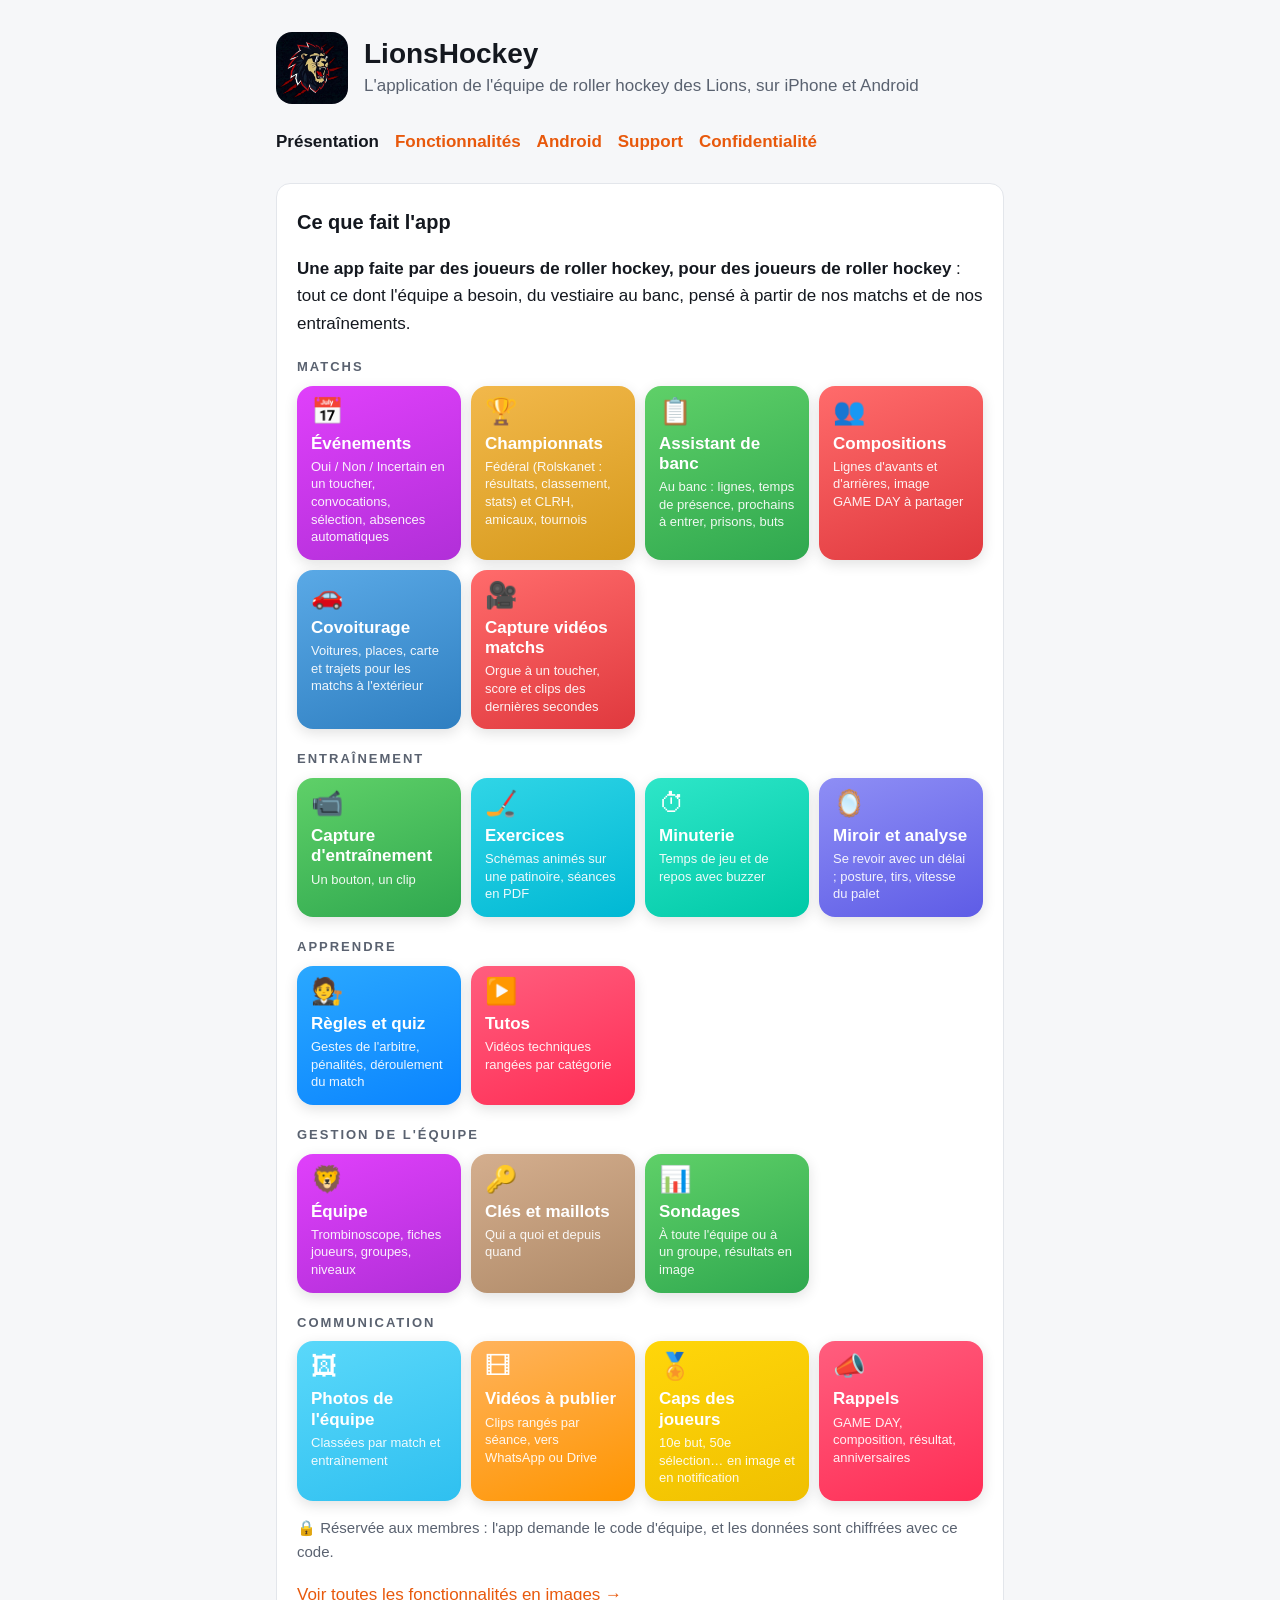
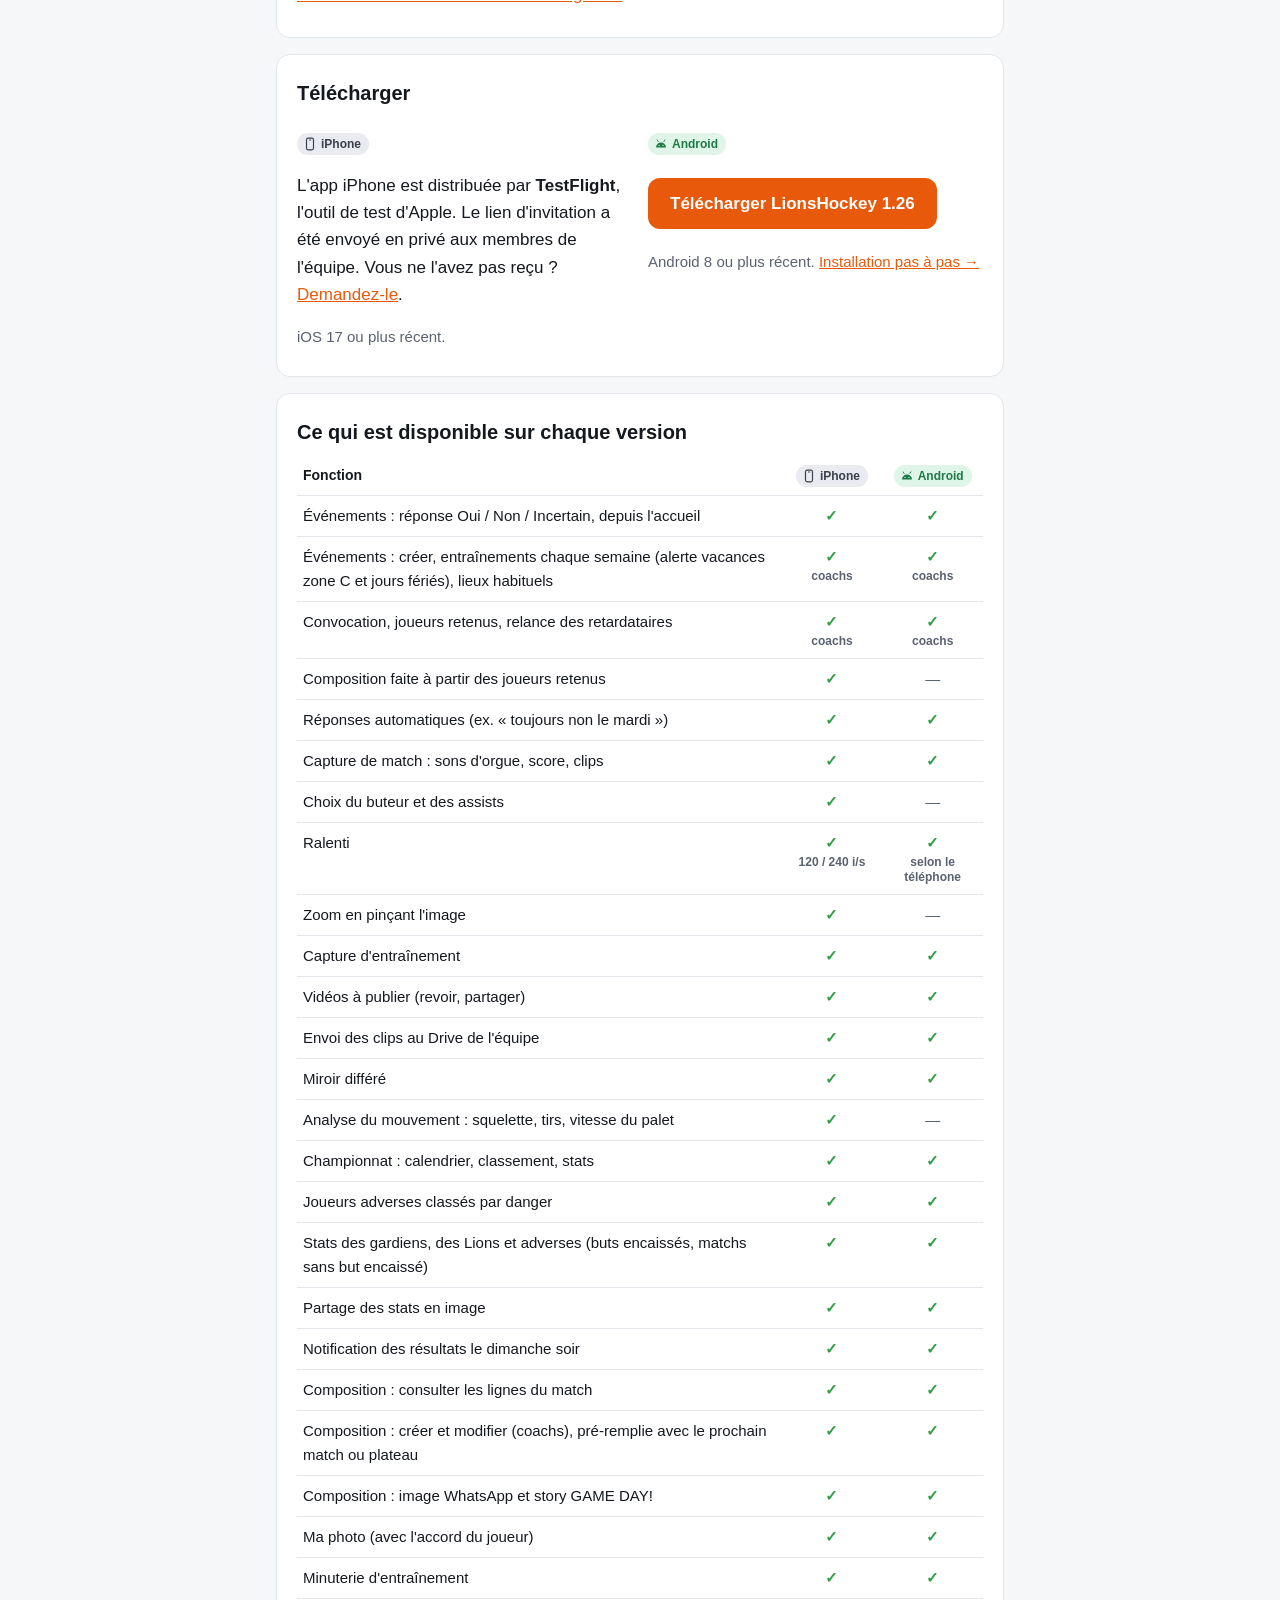
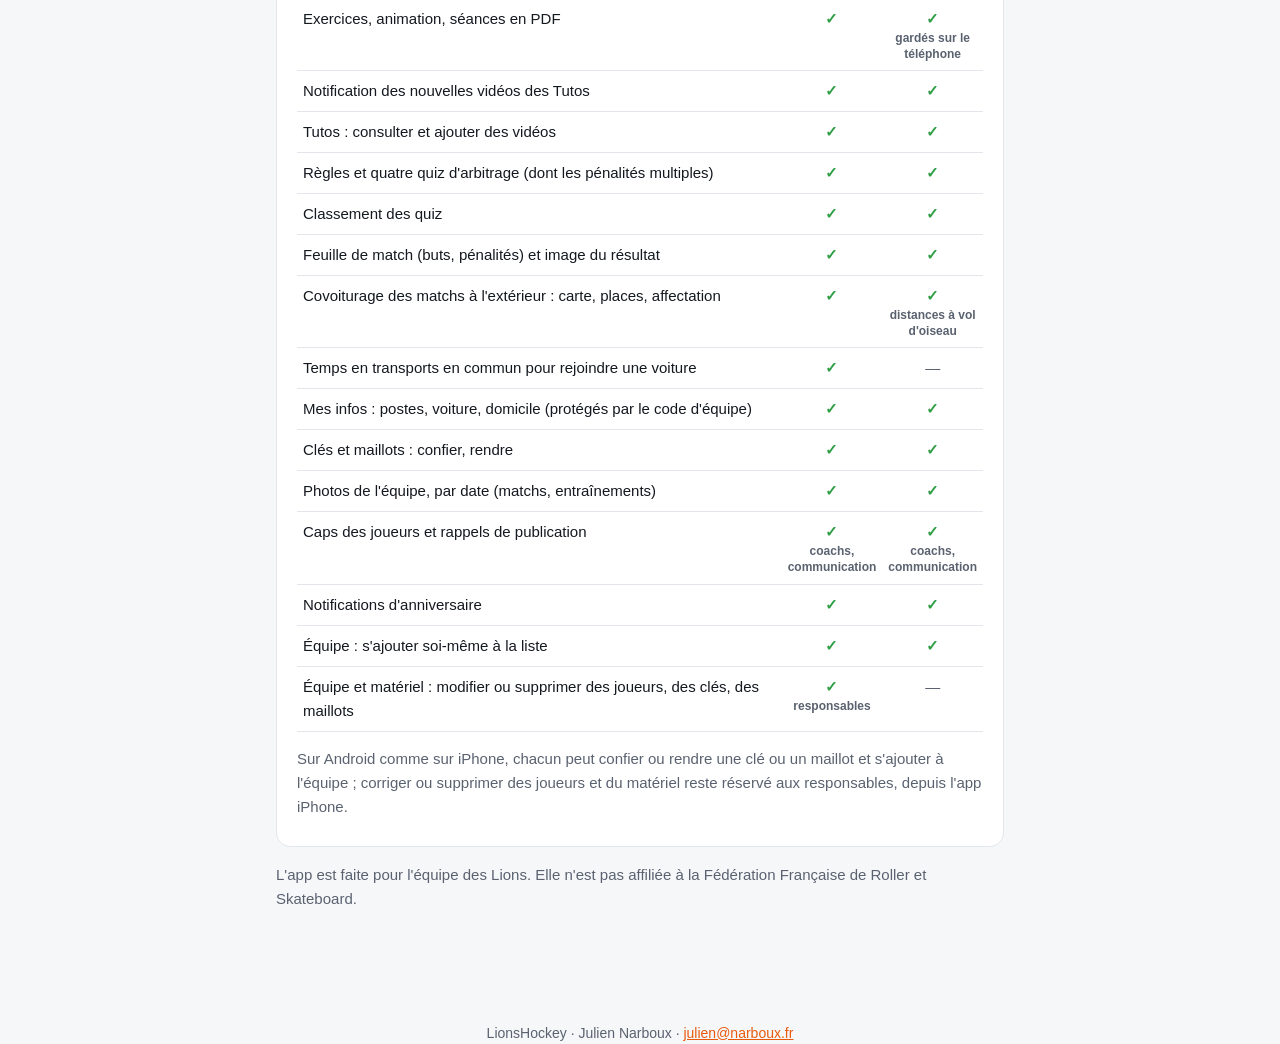
<file: index.html>
<!doctype html>
<html lang="fr">
<head>
<meta charset="utf-8">
<meta name="viewport" content="width=device-width, initial-scale=1">
<title>LionsHockey</title>
<meta name="description" content="L'application de l'équipe de roller hockey des Lions, sur iPhone et Android.">
<link rel="icon" href="icone.png">
<link rel="stylesheet" href="style.css">
</head>
<body>
<svg width="0" height="0" style="position:absolute" aria-hidden="true">
  <symbol id="i-ios" viewBox="0 0 24 24"><rect x="6" y="2" width="12" height="20" rx="3" fill="none" stroke="currentColor" stroke-width="2"/><rect x="10" y="4.2" width="4" height="1.6" rx=".8" fill="currentColor"/></symbol>
  <symbol id="i-android" viewBox="0 0 24 24"><path d="M3.5 18a8.5 8.5 0 0 1 17 0z" fill="currentColor"/><path d="M7 7.5 5.4 5M17 7.5l1.6-2.5" stroke="currentColor" stroke-width="1.6" stroke-linecap="round"/><circle cx="8.6" cy="14.2" r="1.1" fill="var(--card)"/><circle cx="15.4" cy="14.2" r="1.1" fill="var(--card)"/></symbol>
</svg>
<main>
  <header>
    <img src="icone.png" alt="">
    <div>
      <h1>LionsHockey</h1>
      <p>L'application de l'équipe de roller hockey des Lions, sur iPhone et Android</p>
    </div>
  </header>
  <nav>
    <a href="./" aria-current="page">Présentation</a>
    <a href="fonctionnalites.html">Fonctionnalités</a>
    <a href="android.html">Android</a>
    <a href="support.html">Support</a>
    <a href="confidentialite.html">Confidentialité</a>
  </nav>

  <section>
    <h2>Ce que fait l'app</h2>
    <p><strong>Une app faite par des joueurs de roller hockey, pour des joueurs de roller hockey</strong> : tout ce dont
      l'équipe a besoin, du vestiaire au banc, pensé à partir de nos matchs et de nos entraînements.</p>
    <h3 class="cat">Matchs</h3>
    <div class="tiles">
      <div class="tile" style="background:linear-gradient(160deg,#e040fb,#b12fd8)"><span class="ic">📅</span><strong>Événements</strong><span>Oui / Non / Incertain en un toucher, convocations, sélection, absences automatiques</span></div>
      <div class="tile" style="background:linear-gradient(160deg,#f2b84b,#d69a1c)"><span class="ic">🏆</span><strong>Championnats</strong><span>Fédéral (Rolskanet : résultats, classement, stats) et CLRH, amicaux, tournois</span></div>
      <div class="tile" style="background:linear-gradient(160deg,#5fd068,#2fa84f)"><span class="ic">📋</span><strong>Assistant de banc</strong><span>Au banc : lignes, temps de présence, prochains à entrer, prisons, buts</span></div>
      <div class="tile" style="background:linear-gradient(160deg,#ff6b6b,#e0393e)"><span class="ic">👥</span><strong>Compositions</strong><span>Lignes d'avants et d'arrières, image GAME DAY à partager</span></div>
      <div class="tile" style="background:linear-gradient(160deg,#5aa9e6,#2f7fc1)"><span class="ic">🚗</span><strong>Covoiturage</strong><span>Voitures, places, carte et trajets pour les matchs à l'extérieur</span></div>
      <div class="tile" style="background:linear-gradient(160deg,#ff6b6b,#e0393e)"><span class="ic">🎥</span><strong>Capture vidéos matchs</strong><span>Orgue à un toucher, score et clips des dernières secondes</span></div>
    </div>
    <h3 class="cat">Entraînement</h3>
    <div class="tiles">
      <div class="tile" style="background:linear-gradient(160deg,#5fd068,#2fa84f)"><span class="ic">📹</span><strong>Capture d'entraînement</strong><span>Un bouton, un clip</span></div>
      <div class="tile" style="background:linear-gradient(160deg,#30d5e6,#00b8d4)"><span class="ic">🏒</span><strong>Exercices</strong><span>Schémas animés sur une patinoire, séances en PDF</span></div>
      <div class="tile" style="background:linear-gradient(160deg,#2ee6c8,#00c9a7)"><span class="ic">⏱</span><strong>Minuterie</strong><span>Temps de jeu et de repos avec buzzer</span></div>
      <div class="tile" style="background:linear-gradient(160deg,#8e8ef5,#5e5ce6)"><span class="ic">🪞</span><strong>Miroir et analyse</strong><span>Se revoir avec un délai ; posture, tirs, vitesse du palet</span></div>
    </div>
    <h3 class="cat">Apprendre</h3>
    <div class="tiles">
      <div class="tile" style="background:linear-gradient(160deg,#2aa8ff,#0a84ff)"><span class="ic">🧑‍⚖️</span><strong>Règles et quiz</strong><span>Gestes de l'arbitre, pénalités, déroulement du match</span></div>
      <div class="tile" style="background:linear-gradient(160deg,#ff5e7e,#ff2d55)"><span class="ic">▶️</span><strong>Tutos</strong><span>Vidéos techniques rangées par catégorie</span></div>
    </div>
    <h3 class="cat">Gestion de l'équipe</h3>
    <div class="tiles">
      <div class="tile" style="background:linear-gradient(160deg,#e040fb,#b12fd8)"><span class="ic">🦁</span><strong>Équipe</strong><span>Trombinoscope, fiches joueurs, groupes, niveaux</span></div>
      <div class="tile" style="background:linear-gradient(160deg,#d4ae8e,#af8a68)"><span class="ic">🔑</span><strong>Clés et maillots</strong><span>Qui a quoi et depuis quand</span></div>
      <div class="tile" style="background:linear-gradient(160deg,#5fd068,#2fa84f)"><span class="ic">📊</span><strong>Sondages</strong><span>À toute l'équipe ou à un groupe, résultats en image</span></div>
    </div>
    <h3 class="cat">Communication</h3>
    <div class="tiles">
      <div class="tile" style="background:linear-gradient(160deg,#5ad8fa,#2fc0f0)"><span class="ic">🖼</span><strong>Photos de l'équipe</strong><span>Classées par match et entraînement</span></div>
      <div class="tile" style="background:linear-gradient(160deg,#ffb35c,#ff9500)"><span class="ic">🎞</span><strong>Vidéos à publier</strong><span>Clips rangés par séance, vers WhatsApp ou Drive</span></div>
      <div class="tile" style="background:linear-gradient(160deg,#ffd60a,#f0c000)"><span class="ic">🏅</span><strong>Caps des joueurs</strong><span>10e but, 50e sélection… en image et en notification</span></div>
      <div class="tile" style="background:linear-gradient(160deg,#ff5e7e,#ff2d55)"><span class="ic">📣</span><strong>Rappels</strong><span>GAME DAY, composition, résultat, anniversaires</span></div>
    </div>
    <p class="muted">🔒 Réservée aux membres : l'app demande le code d'équipe, et les données sont chiffrées avec ce code.</p>
    <p><a href="fonctionnalites.html">Voir toutes les fonctionnalités en images →</a></p>
  </section>

  <section>
    <h2>Télécharger</h2>
    <div class="platforms">
      <div>
        <h3><span class="tag ios"><svg><use href="#i-ios"/></svg>iPhone</span></h3>
        <p>L'app iPhone est distribuée par <strong>TestFlight</strong>, l'outil de test d'Apple. Le lien d'invitation
          a été envoyé en privé aux membres de l'équipe. Vous ne l'avez pas reçu ?
          <a href="mailto:julien@narboux.fr?subject=LionsHockey%20iPhone">Demandez-le</a>.</p>
        <p class="muted">iOS 17 ou plus récent.</p>
      </div>
      <div>
        <h3><span class="tag android"><svg><use href="#i-android"/></svg>Android</span></h3>
        <p><a class="download" href="LionsHockey.apk" download>Télécharger LionsHockey 1.26</a></p>
        <p class="muted">Android 8 ou plus récent. <a href="android.html">Installation pas à pas →</a></p>
      </div>
    </div>
  </section>

  <section>
    <h2>Ce qui est disponible sur chaque version</h2>
    <div class="table-wrap">
      <table>
        <thead><tr><th>Fonction</th><th class="c"><span class="tag ios"><svg><use href="#i-ios"/></svg>iPhone</span></th><th class="c"><span class="tag android"><svg><use href="#i-android"/></svg>Android</span></th></tr></thead>
        <tbody>
          <tr><td>Événements : réponse Oui / Non / Incertain, depuis l'accueil</td><td class="c yes">✓</td><td class="c yes">✓</td></tr>
          <tr><td>Événements : créer, entraînements chaque semaine (alerte vacances zone C et jours fériés), lieux habituels</td><td class="c yes">✓<small>coachs</small></td><td class="c yes">✓<small>coachs</small></td></tr>
          <tr><td>Convocation, joueurs retenus, relance des retardataires</td><td class="c yes">✓<small>coachs</small></td><td class="c yes">✓<small>coachs</small></td></tr>
          <tr><td>Composition faite à partir des joueurs retenus</td><td class="c yes">✓</td><td class="c no">—</td></tr>
          <tr><td>Réponses automatiques (ex. « toujours non le mardi »)</td><td class="c yes">✓</td><td class="c yes">✓</td></tr>
          <tr><td>Capture de match : sons d'orgue, score, clips</td><td class="c yes">✓</td><td class="c yes">✓</td></tr>
          <tr><td>Choix du buteur et des assists</td><td class="c yes">✓</td><td class="c no">—</td></tr>
          <tr><td>Ralenti</td><td class="c yes">✓<small>120 / 240 i/s</small></td><td class="c yes">✓<small>selon le téléphone</small></td></tr>
          <tr><td>Zoom en pinçant l'image</td><td class="c yes">✓</td><td class="c no">—</td></tr>
          <tr><td>Capture d'entraînement</td><td class="c yes">✓</td><td class="c yes">✓</td></tr>
          <tr><td>Vidéos à publier (revoir, partager)</td><td class="c yes">✓</td><td class="c yes">✓</td></tr>
          <tr><td>Envoi des clips au Drive de l'équipe</td><td class="c yes">✓</td><td class="c yes">✓</td></tr>
          <tr><td>Miroir différé</td><td class="c yes">✓</td><td class="c yes">✓</td></tr>
          <tr><td>Analyse du mouvement : squelette, tirs, vitesse du palet</td><td class="c yes">✓</td><td class="c no">—</td></tr>
          <tr><td>Championnat : calendrier, classement, stats</td><td class="c yes">✓</td><td class="c yes">✓</td></tr>
          <tr><td>Joueurs adverses classés par danger</td><td class="c yes">✓</td><td class="c yes">✓</td></tr>
          <tr><td>Stats des gardiens, des Lions et adverses (buts encaissés, matchs sans but encaissé)</td><td class="c yes">✓</td><td class="c yes">✓</td></tr>
          <tr><td>Partage des stats en image</td><td class="c yes">✓</td><td class="c yes">✓</td></tr>
          <tr><td>Notification des résultats le dimanche soir</td><td class="c yes">✓</td><td class="c yes">✓</td></tr>
          <tr><td>Composition : consulter les lignes du match</td><td class="c yes">✓</td><td class="c yes">✓</td></tr>
          <tr><td>Composition : créer et modifier (coachs), pré-remplie avec le prochain match ou plateau</td><td class="c yes">✓</td><td class="c yes">✓</td></tr>
          <tr><td>Composition : image WhatsApp et story GAME DAY!</td><td class="c yes">✓</td><td class="c yes">✓</td></tr>
          <tr><td>Ma photo (avec l'accord du joueur)</td><td class="c yes">✓</td><td class="c yes">✓</td></tr>
          <tr><td>Minuterie d'entraînement</td><td class="c yes">✓</td><td class="c yes">✓</td></tr>
          <tr><td>Exercices, animation, séances en PDF</td><td class="c yes">✓</td><td class="c yes">✓<small>gardés sur le téléphone</small></td></tr>
          <tr><td>Notification des nouvelles vidéos des Tutos</td><td class="c yes">✓</td><td class="c yes">✓</td></tr>
          <tr><td>Tutos : consulter et ajouter des vidéos</td><td class="c yes">✓</td><td class="c yes">✓</td></tr>
          <tr><td>Règles et quatre quiz d'arbitrage (dont les pénalités multiples)</td><td class="c yes">✓</td><td class="c yes">✓</td></tr>
          <tr><td>Classement des quiz</td><td class="c yes">✓</td><td class="c yes">✓</td></tr>
          <tr><td>Feuille de match (buts, pénalités) et image du résultat</td><td class="c yes">✓</td><td class="c yes">✓</td></tr>
          <tr><td>Covoiturage des matchs à l'extérieur : carte, places, affectation</td><td class="c yes">✓</td><td class="c yes">✓<small>distances à vol d'oiseau</small></td></tr>
          <tr><td>Temps en transports en commun pour rejoindre une voiture</td><td class="c yes">✓</td><td class="c no">—</td></tr>
          <tr><td>Mes infos : postes, voiture, domicile (protégés par le code d'équipe)</td><td class="c yes">✓</td><td class="c yes">✓</td></tr>
          <tr><td>Clés et maillots : confier, rendre</td><td class="c yes">✓</td><td class="c yes">✓</td></tr>
          <tr><td>Photos de l'équipe, par date (matchs, entraînements)</td><td class="c yes">✓</td><td class="c yes">✓</td></tr>
          <tr><td>Caps des joueurs et rappels de publication</td><td class="c yes">✓<small>coachs, communication</small></td><td class="c yes">✓<small>coachs, communication</small></td></tr>
          <tr><td>Notifications d'anniversaire</td><td class="c yes">✓</td><td class="c yes">✓</td></tr>
          <tr><td>Équipe : s'ajouter soi-même à la liste</td><td class="c yes">✓</td><td class="c yes">✓</td></tr>
          <tr><td>Équipe et matériel : modifier ou supprimer des joueurs, des clés, des maillots</td><td class="c yes">✓<small>responsables</small></td><td class="c no">—</td></tr>
        </tbody>
      </table>
    </div>
    <p class="muted">Sur Android comme sur iPhone, chacun peut confier ou rendre une clé ou un maillot et s'ajouter à
      l'équipe ; corriger ou supprimer des joueurs et du matériel reste réservé aux responsables, depuis l'app iPhone.</p>
  </section>
  <p class="muted">L'app est faite pour l'équipe des Lions. Elle n'est pas affiliée à la Fédération Française de Roller et Skateboard.</p>
</main>
<footer>LionsHockey · Julien Narboux · <a href="mailto:julien@narboux.fr">julien@narboux.fr</a></footer>
</body>
</html>
</file>
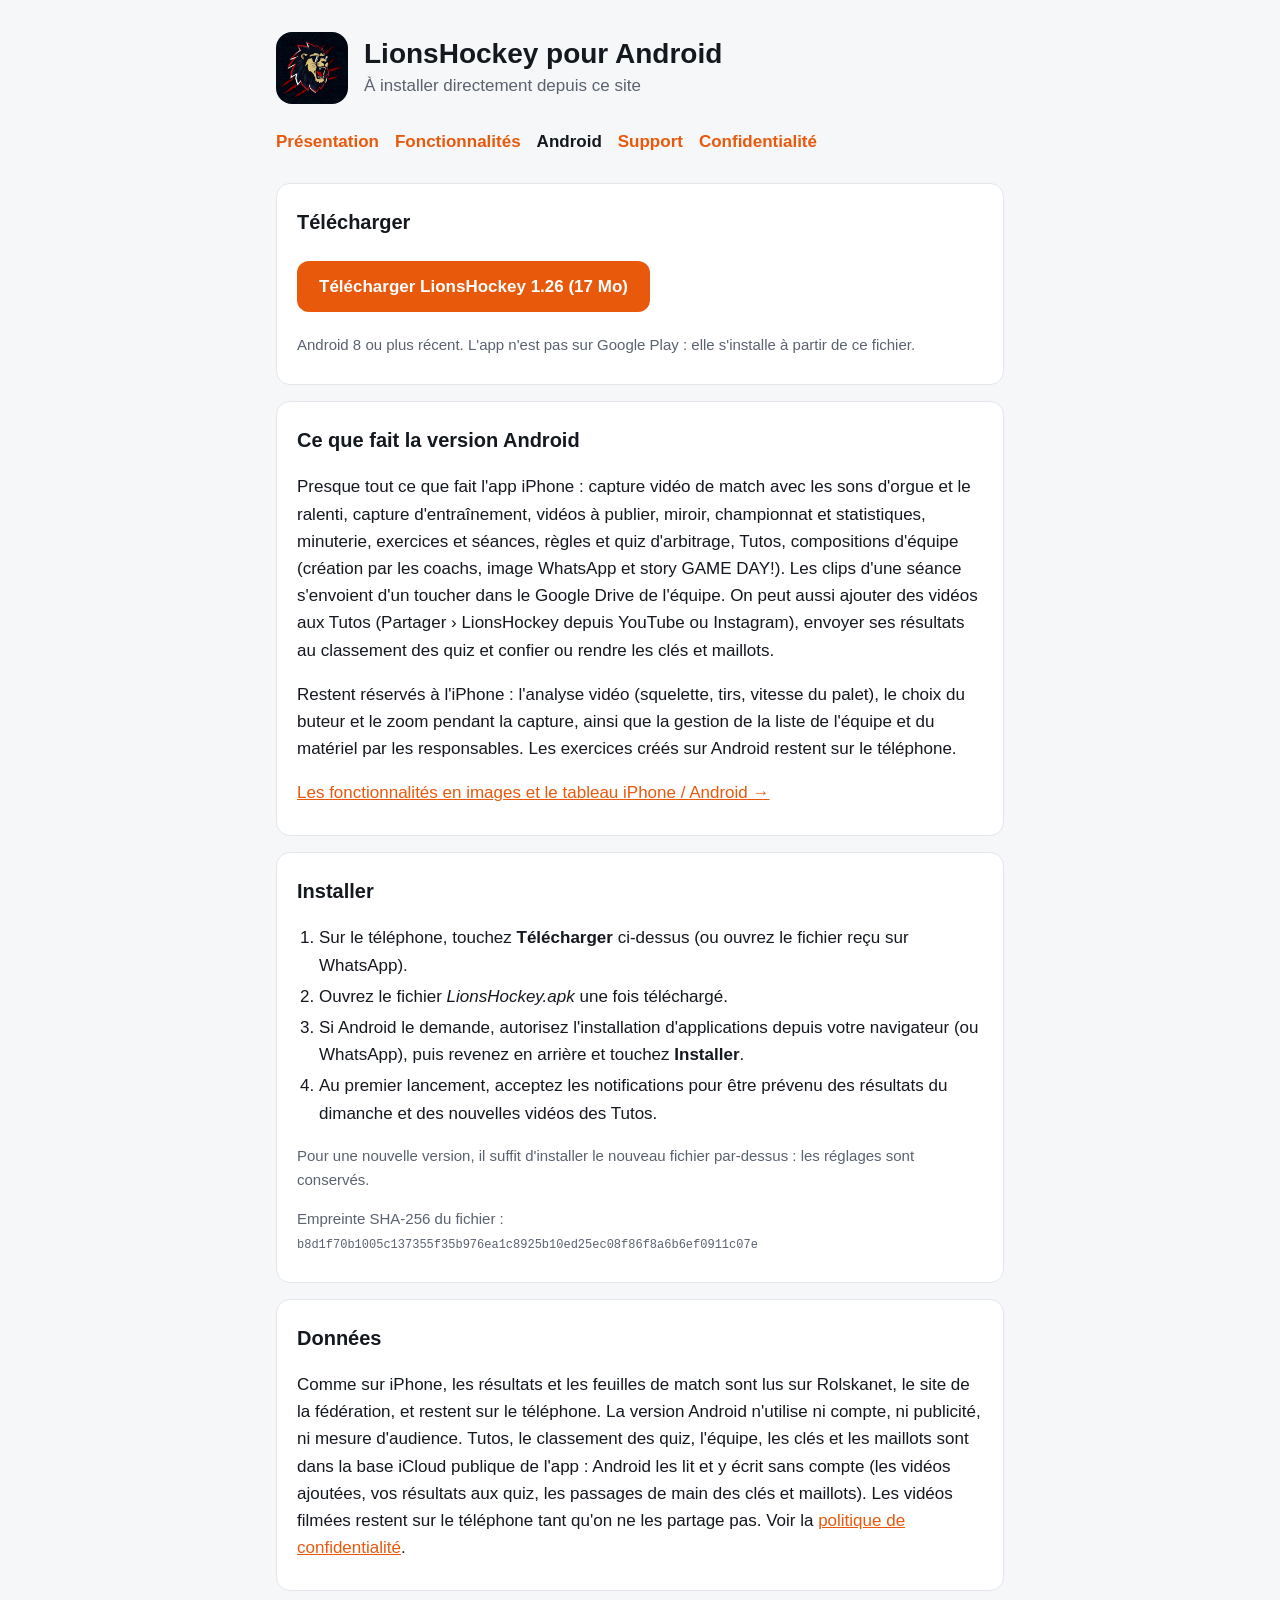
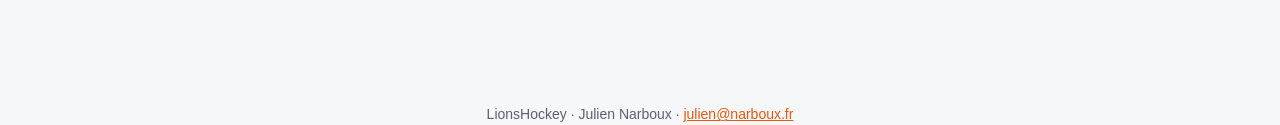
<file: android.html>
<!doctype html>
<html lang="fr">
<head>
<meta charset="utf-8">
<meta name="viewport" content="width=device-width, initial-scale=1">
<title>LionsHockey pour Android</title>
<meta name="description" content="La version Android de LionsHockey : capture vidéo, miroir, championnat, exercices, quiz d'arbitrage et vidéos techniques.">
<link rel="icon" href="icone.png">
<link rel="stylesheet" href="style.css">
</head>
<body>
<main>
  <header>
    <img src="icone.png" alt="">
    <div>
      <h1>LionsHockey pour Android</h1>
      <p>À installer directement depuis ce site</p>
    </div>
  </header>
  <nav>
    <a href="./">Présentation</a>
    <a href="fonctionnalites.html">Fonctionnalités</a>
    <a href="android.html" aria-current="page">Android</a>
    <a href="support.html">Support</a>
    <a href="confidentialite.html">Confidentialité</a>
  </nav>

  <section>
    <h2>Télécharger</h2>
    <p><a class="download" href="LionsHockey.apk" download>Télécharger LionsHockey 1.26 (17 Mo)</a></p>
    <p class="muted">Android 8 ou plus récent. L'app n'est pas sur Google Play : elle s'installe à partir de ce fichier.</p>
  </section>

  <section>
    <h2>Ce que fait la version Android</h2>
    <p>Presque tout ce que fait l'app iPhone : capture vidéo de match avec les sons d'orgue et le ralenti, capture
      d'entraînement, vidéos à publier, miroir, championnat et statistiques, minuterie, exercices et séances,
      règles et quiz d'arbitrage, Tutos, compositions d'équipe (création par les coachs, image WhatsApp
      et story GAME DAY!). Les clips d'une séance s'envoient d'un toucher dans le Google Drive de l'équipe. On peut aussi ajouter des vidéos aux Tutos
      (Partager › LionsHockey depuis YouTube ou Instagram), envoyer ses résultats au classement des quiz et
      confier ou rendre les clés et maillots.</p>
    <p>Restent réservés à l'iPhone : l'analyse vidéo (squelette, tirs, vitesse du palet), le choix du buteur et le
      zoom pendant la capture, ainsi que la gestion de la liste de l'équipe et du matériel par les responsables. Les
      exercices créés sur Android restent sur le téléphone.</p>
    <p><a href="fonctionnalites.html">Les fonctionnalités en images et le tableau iPhone / Android →</a></p>
  </section>

  <section>
    <h2>Installer</h2>
    <ol>
      <li>Sur le téléphone, touchez <strong>Télécharger</strong> ci-dessus (ou ouvrez le fichier reçu sur WhatsApp).</li>
      <li>Ouvrez le fichier <em>LionsHockey.apk</em> une fois téléchargé.</li>
      <li>Si Android le demande, autorisez l'installation d'applications depuis votre navigateur (ou WhatsApp),
        puis revenez en arrière et touchez <strong>Installer</strong>.</li>
      <li>Au premier lancement, acceptez les notifications pour être prévenu des résultats du dimanche et des
        nouvelles vidéos des Tutos.</li>
    </ol>
    <p class="muted">Pour une nouvelle version, il suffit d'installer le nouveau fichier par-dessus : les réglages sont conservés.</p>
    <p class="muted">Empreinte SHA-256 du fichier :<br><code>b8d1f70b1005c137355f35b976ea1c8925b10ed25ec08f86f8a6b6ef0911c07e</code></p>
  </section>

  <section>
    <h2>Données</h2>
    <p>Comme sur iPhone, les résultats et les feuilles de match sont lus sur Rolskanet, le site de la fédération,
      et restent sur le téléphone. La version Android n'utilise ni compte, ni publicité, ni mesure d'audience.
      Tutos, le classement des quiz, l'équipe, les clés et les maillots sont dans la base iCloud
      publique de l'app : Android les lit et y écrit sans compte (les vidéos ajoutées, vos résultats aux quiz,
      les passages de main des clés et maillots). Les vidéos filmées restent sur le téléphone tant qu'on ne les partage pas.
      Voir la <a href="confidentialite.html">politique de confidentialité</a>.</p>
  </section>
</main>
<footer>LionsHockey · Julien Narboux · <a href="mailto:julien@narboux.fr">julien@narboux.fr</a></footer>
</body>
</html>
</file>
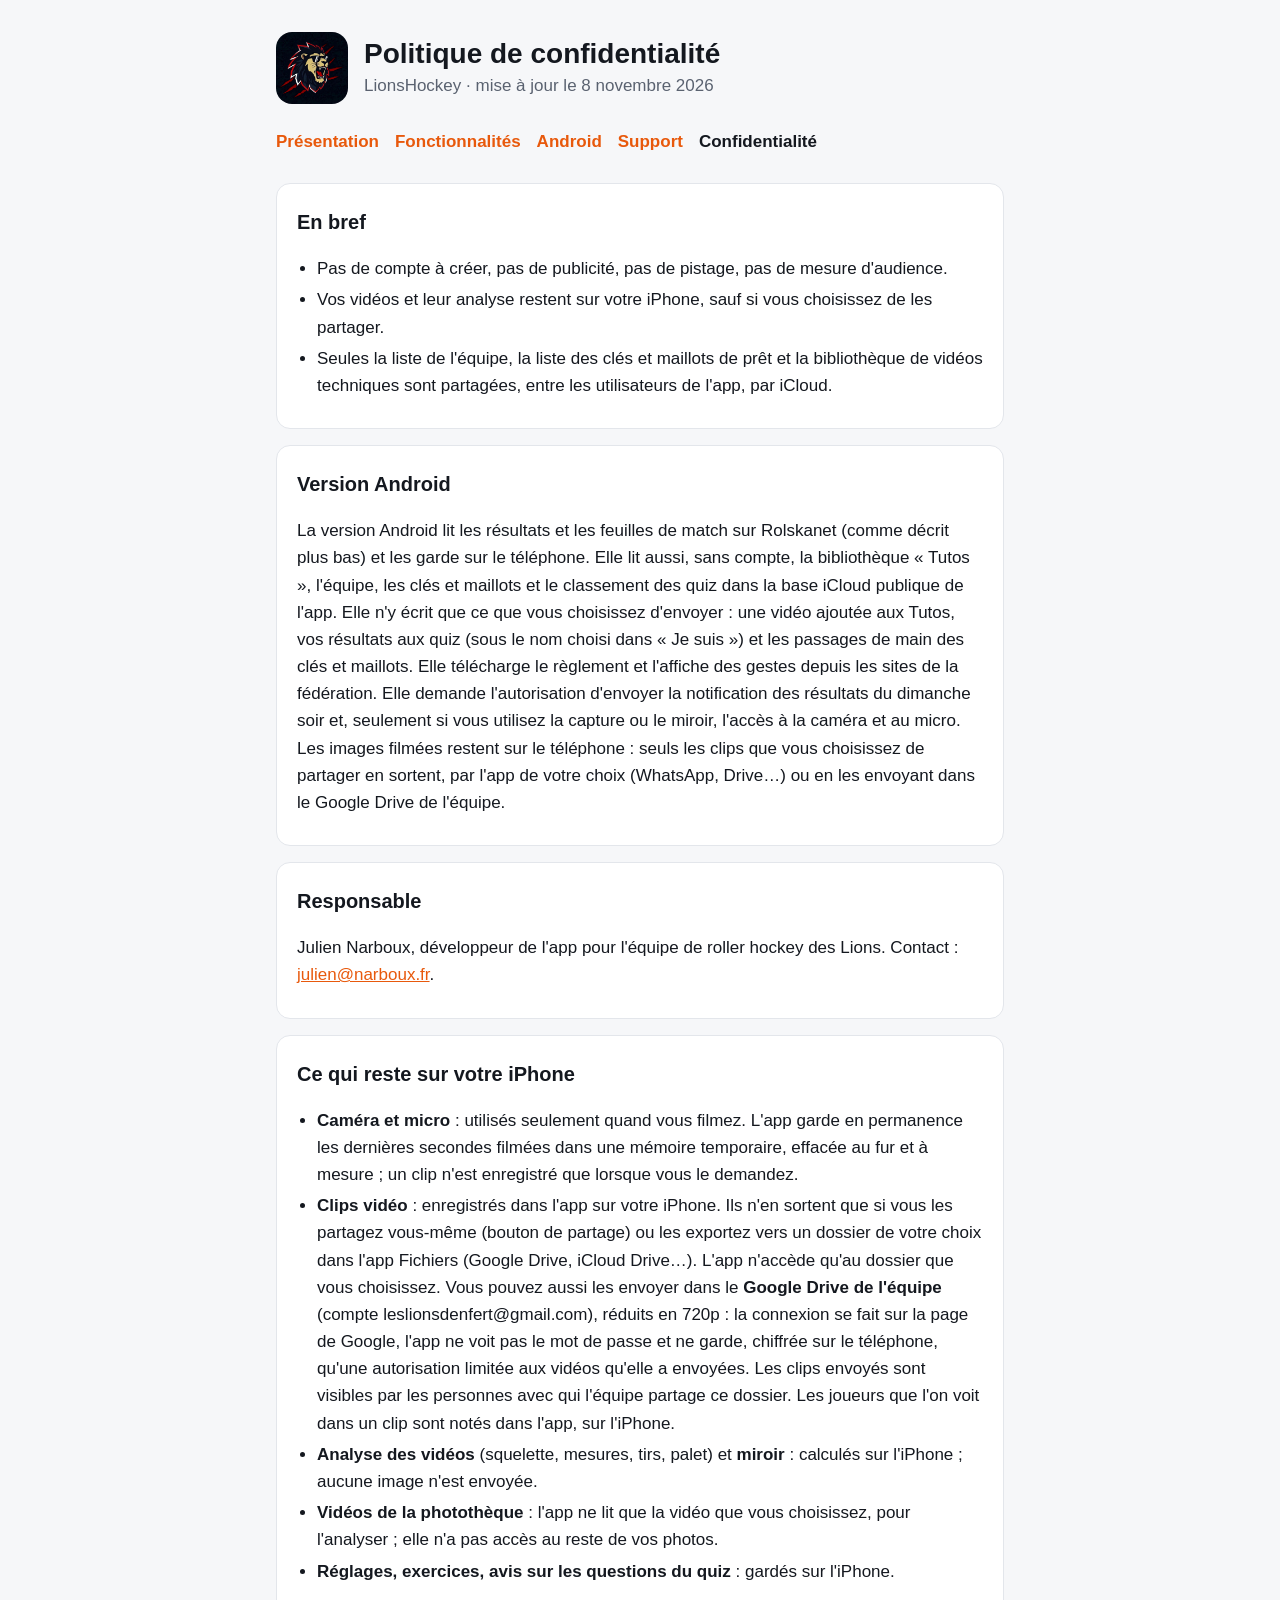
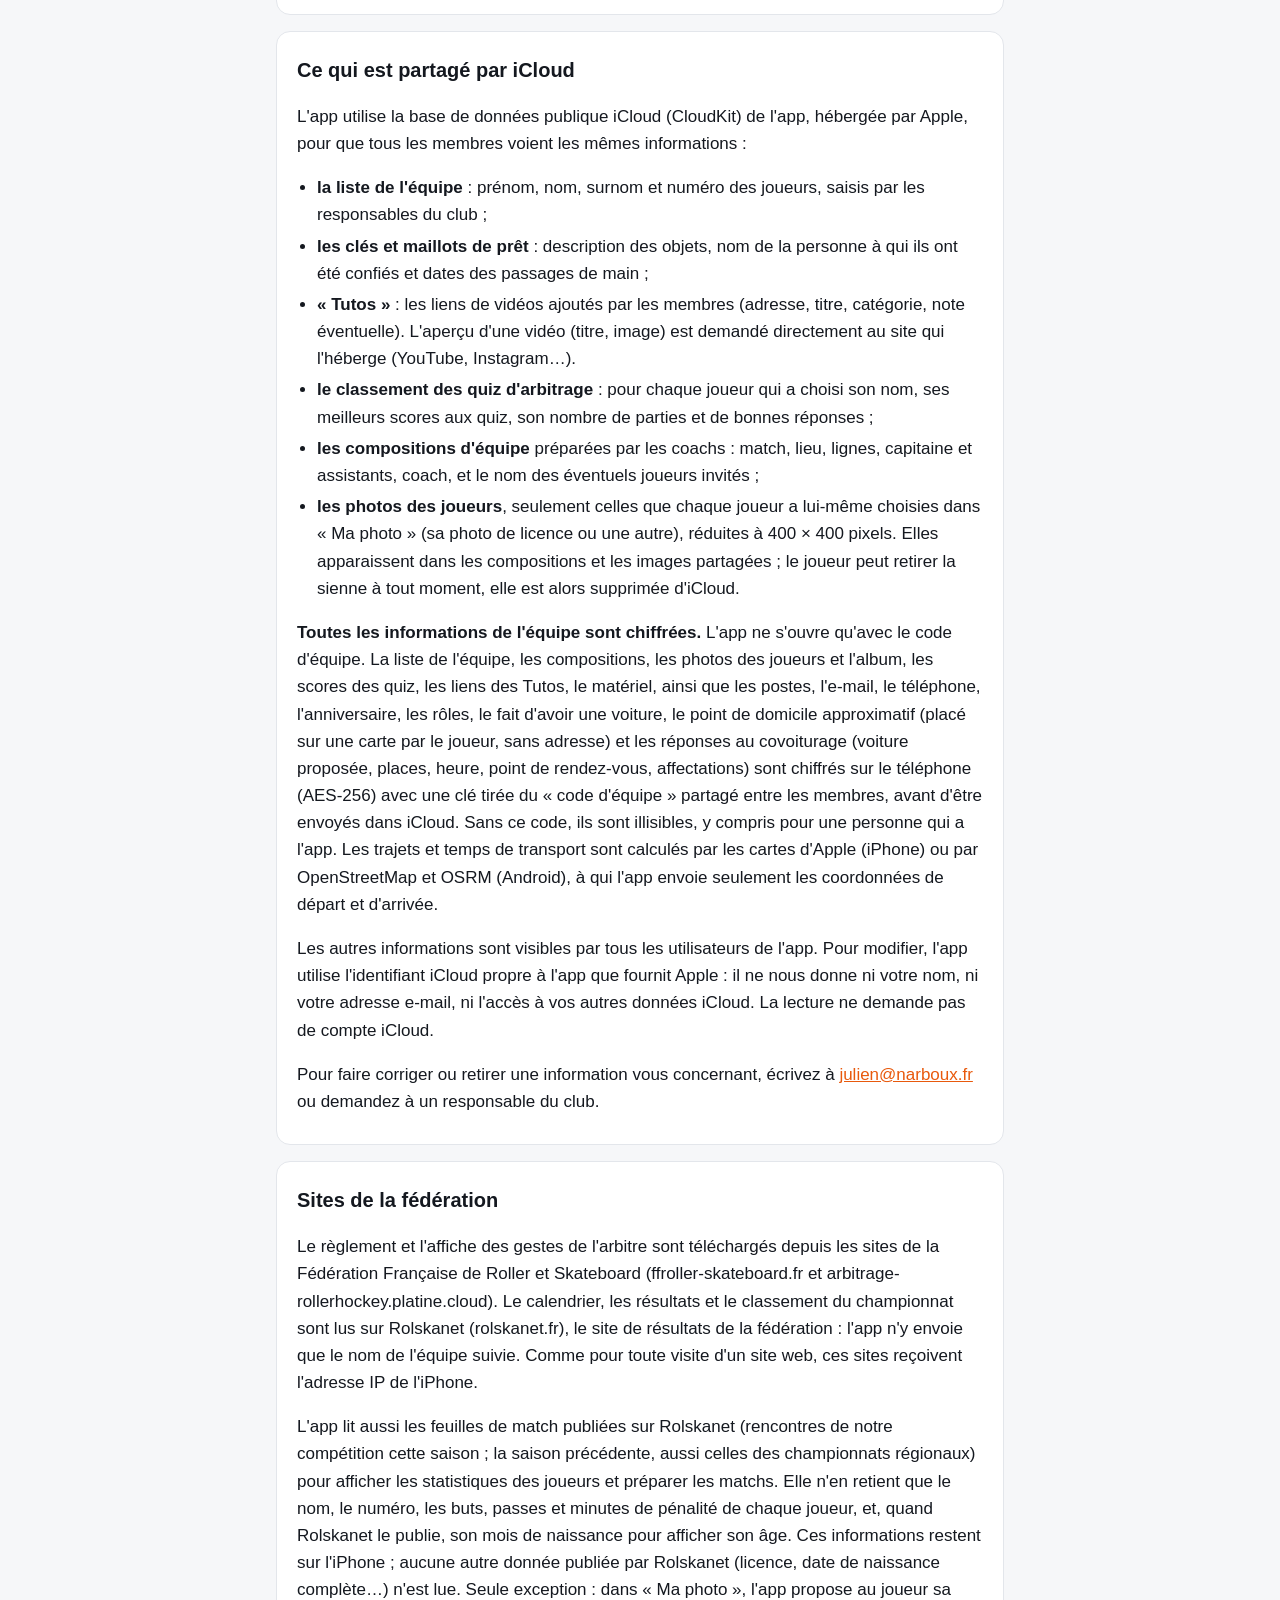
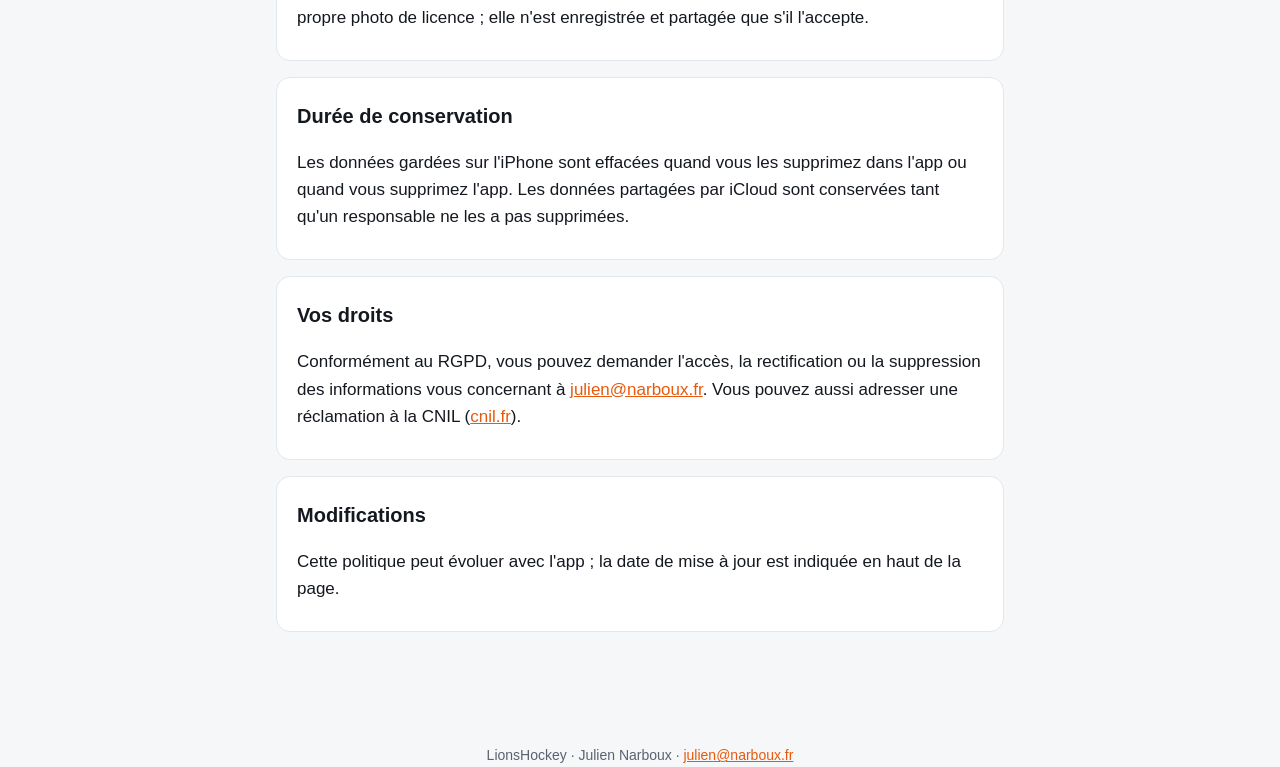
<file: confidentialite.html>
<!doctype html>
<html lang="fr">
<head>
<meta charset="utf-8">
<meta name="viewport" content="width=device-width, initial-scale=1">
<title>Politique de confidentialité</title>
<meta name="description" content="Politique de confidentialité de l'app LionsHockey.">
<link rel="icon" href="icone.png">
<link rel="stylesheet" href="style.css">
</head>
<body>
<main>
  <header>
    <img src="icone.png" alt="">
    <div>
      <h1>Politique de confidentialité</h1>
      <p>LionsHockey · mise à jour le 8 novembre 2026</p>
    </div>
  </header>
  <nav>
    <a href="./">Présentation</a>
    <a href="fonctionnalites.html">Fonctionnalités</a>
    <a href="android.html">Android</a>
    <a href="support.html">Support</a>
    <a href="confidentialite.html" aria-current="page">Confidentialité</a>
  </nav>

  <section>
    <h2>En bref</h2>
    <ul>
      <li>Pas de compte à créer, pas de publicité, pas de pistage, pas de mesure d'audience.</li>
      <li>Vos vidéos et leur analyse restent sur votre iPhone, sauf si vous choisissez de les partager.</li>
      <li>Seules la liste de l'équipe, la liste des clés et maillots de prêt et la bibliothèque de vidéos
        techniques sont partagées, entre les utilisateurs de l'app, par iCloud.</li>
    </ul>
  </section>

  <section>
    <h2>Version Android</h2>
    <p>La version Android lit les résultats et les feuilles de match sur Rolskanet (comme décrit plus bas)
      et les garde sur le téléphone. Elle lit aussi, sans compte, la bibliothèque « Tutos », l'équipe,
      les clés et maillots et le classement des quiz dans la base iCloud publique de l'app. Elle n'y écrit que ce que
      vous choisissez d'envoyer : une vidéo ajoutée aux Tutos, vos résultats aux quiz (sous le nom choisi dans
      « Je suis ») et les passages de main des clés et maillots. Elle télécharge le
      règlement et l'affiche des gestes depuis les sites de la fédération. Elle demande l'autorisation d'envoyer la
      notification des résultats du dimanche soir et, seulement si vous utilisez la capture ou le miroir,
      l'accès à la caméra et au micro. Les images filmées restent sur le téléphone : seuls les clips que vous
      choisissez de partager en sortent, par l'app de votre choix (WhatsApp, Drive…) ou en les envoyant
      dans le Google Drive de l'équipe.</p>
  </section>

  <section>
    <h2>Responsable</h2>
    <p>Julien Narboux, développeur de l'app pour l'équipe de roller hockey des Lions. Contact :
      <a href="mailto:julien@narboux.fr">julien@narboux.fr</a>.</p>
  </section>

  <section>
    <h2>Ce qui reste sur votre iPhone</h2>
    <ul>
      <li><strong>Caméra et micro</strong> : utilisés seulement quand vous filmez. L'app garde en permanence
        les dernières secondes filmées dans une mémoire temporaire, effacée au fur et à mesure ; un clip
        n'est enregistré que lorsque vous le demandez.</li>
      <li><strong>Clips vidéo</strong> : enregistrés dans l'app sur votre iPhone. Ils n'en sortent que si
        vous les partagez vous-même (bouton de partage) ou les exportez vers un dossier de votre choix dans
        l'app Fichiers (Google Drive, iCloud Drive…). L'app n'accède qu'au dossier que vous choisissez.
        Vous pouvez aussi les envoyer dans le <strong>Google Drive de l'équipe</strong> (compte
        leslionsdenfert@gmail.com), réduits en 720p : la connexion se fait sur la page de Google, l'app ne voit
        pas le mot de passe et ne garde, chiffrée sur le téléphone, qu'une autorisation limitée aux vidéos
        qu'elle a envoyées. Les clips envoyés sont visibles par les personnes avec qui l'équipe partage ce dossier.
        Les joueurs que l'on voit dans un clip sont notés dans l'app, sur l'iPhone.</li>
      <li><strong>Analyse des vidéos</strong> (squelette, mesures, tirs, palet) et <strong>miroir</strong> :
        calculés sur l'iPhone ; aucune image n'est envoyée.</li>
      <li><strong>Vidéos de la photothèque</strong> : l'app ne lit que la vidéo que vous choisissez, pour
        l'analyser ; elle n'a pas accès au reste de vos photos.</li>
      <li><strong>Réglages, exercices, avis sur les questions du quiz</strong> : gardés sur l'iPhone.</li>
    </ul>
  </section>

  <section>
    <h2>Ce qui est partagé par iCloud</h2>
    <p>L'app utilise la base de données publique iCloud (CloudKit) de l'app, hébergée par Apple, pour que
      tous les membres voient les mêmes informations :</p>
    <ul>
      <li><strong>la liste de l'équipe</strong> : prénom, nom, surnom et numéro des joueurs, saisis par
        les responsables du club ;</li>
      <li><strong>les clés et maillots de prêt</strong> : description des objets, nom de la personne à qui
        ils ont été confiés et dates des passages de main ;</li>
      <li><strong>« Tutos »</strong> : les liens de vidéos ajoutés par les membres (adresse, titre,
        catégorie, note éventuelle). L'aperçu d'une vidéo (titre, image) est demandé directement au site qui
        l'héberge (YouTube, Instagram…).</li>
      <li><strong>le classement des quiz d'arbitrage</strong> : pour chaque joueur qui a choisi son nom,
        ses meilleurs scores aux quiz, son nombre de parties et de bonnes réponses ;</li>
      <li><strong>les compositions d'équipe</strong> préparées par les coachs : match, lieu, lignes, capitaine
        et assistants, coach, et le nom des éventuels joueurs invités ;</li>
      <li><strong>les photos des joueurs</strong>, seulement celles que chaque joueur a lui-même choisies dans
        « Ma photo » (sa photo de licence ou une autre), réduites à 400 × 400 pixels. Elles apparaissent dans les
        compositions et les images partagées ; le joueur peut retirer la sienne à tout moment, elle est alors
        supprimée d'iCloud.</li>
    </ul>
    <p><strong>Toutes les informations de l'équipe sont chiffrées.</strong> L'app ne s'ouvre qu'avec le code d'équipe. La liste de l'équipe, les compositions, les photos des joueurs et l'album, les scores des quiz, les liens des Tutos, le matériel, ainsi que les postes, l'e-mail, le téléphone, l'anniversaire, les rôles, le fait d'avoir une voiture, le
      point de domicile approximatif (placé sur une carte par le joueur, sans adresse) et les réponses au
      covoiturage (voiture proposée, places, heure, point de rendez-vous, affectations) sont chiffrés sur le
      téléphone (AES-256) avec une clé tirée du « code d'équipe » partagé entre les membres, avant d'être
      envoyés dans iCloud. Sans ce code, ils sont illisibles, y compris pour une personne qui a l'app. Les
      trajets et temps de transport sont calculés par les cartes d'Apple (iPhone) ou par OpenStreetMap et
      OSRM (Android), à qui l'app envoie seulement les coordonnées de départ et d'arrivée.</p>
    <p>Les autres informations sont visibles par tous les utilisateurs de l'app. Pour modifier, l'app utilise
      l'identifiant iCloud propre à l'app que fournit Apple : il ne nous donne ni votre nom, ni votre
      adresse e-mail, ni l'accès à vos autres données iCloud. La lecture ne demande pas de compte iCloud.</p>
    <p>Pour faire corriger ou retirer une information vous concernant, écrivez à
      <a href="mailto:julien@narboux.fr">julien@narboux.fr</a> ou demandez à un responsable du club.</p>
  </section>

  <section>
    <h2>Sites de la fédération</h2>
    <p>Le règlement et l'affiche des gestes de l'arbitre sont téléchargés depuis les sites de la Fédération
      Française de Roller et Skateboard (ffroller-skateboard.fr et arbitrage-rollerhockey.platine.cloud). Le calendrier, les
      résultats et le classement du championnat sont lus sur Rolskanet (rolskanet.fr), le site de résultats
      de la fédération : l'app n'y envoie que le nom de l'équipe suivie. Comme pour toute visite d'un site
      web, ces sites reçoivent l'adresse IP de l'iPhone.</p>
    <p>L'app lit aussi les feuilles de match publiées sur Rolskanet (rencontres de notre compétition cette saison ; la saison précédente, aussi celles des
      championnats régionaux) pour afficher les statistiques des joueurs et préparer les matchs. Elle n'en
      retient que le nom, le numéro, les buts, passes et minutes de pénalité de chaque joueur, et, quand
      Rolskanet le publie, son mois de naissance pour afficher son âge. Ces informations restent sur
      l'iPhone ; aucune autre donnée publiée par Rolskanet (licence, date de naissance complète…) n'est lue.
      Seule exception : dans « Ma photo », l'app propose au joueur sa propre photo de licence ; elle n'est
      enregistrée et partagée que s'il l'accepte.</p>
  </section>

  <section>
    <h2>Durée de conservation</h2>
    <p>Les données gardées sur l'iPhone sont effacées quand vous les supprimez dans l'app ou quand vous
      supprimez l'app. Les données partagées par iCloud sont conservées tant qu'un responsable ne les a pas
      supprimées.</p>
  </section>

  <section>
    <h2>Vos droits</h2>
    <p>Conformément au RGPD, vous pouvez demander l'accès, la rectification ou la suppression des
      informations vous concernant à <a href="mailto:julien@narboux.fr">julien@narboux.fr</a>. Vous pouvez
      aussi adresser une réclamation à la CNIL (<a href="https://www.cnil.fr">cnil.fr</a>).</p>
  </section>

  <section>
    <h2>Modifications</h2>
    <p>Cette politique peut évoluer avec l'app ; la date de mise à jour est indiquée en haut de la page.</p>
  </section>
</main>
<footer>LionsHockey · Julien Narboux · <a href="mailto:julien@narboux.fr">julien@narboux.fr</a></footer>
</body>
</html>
</file>
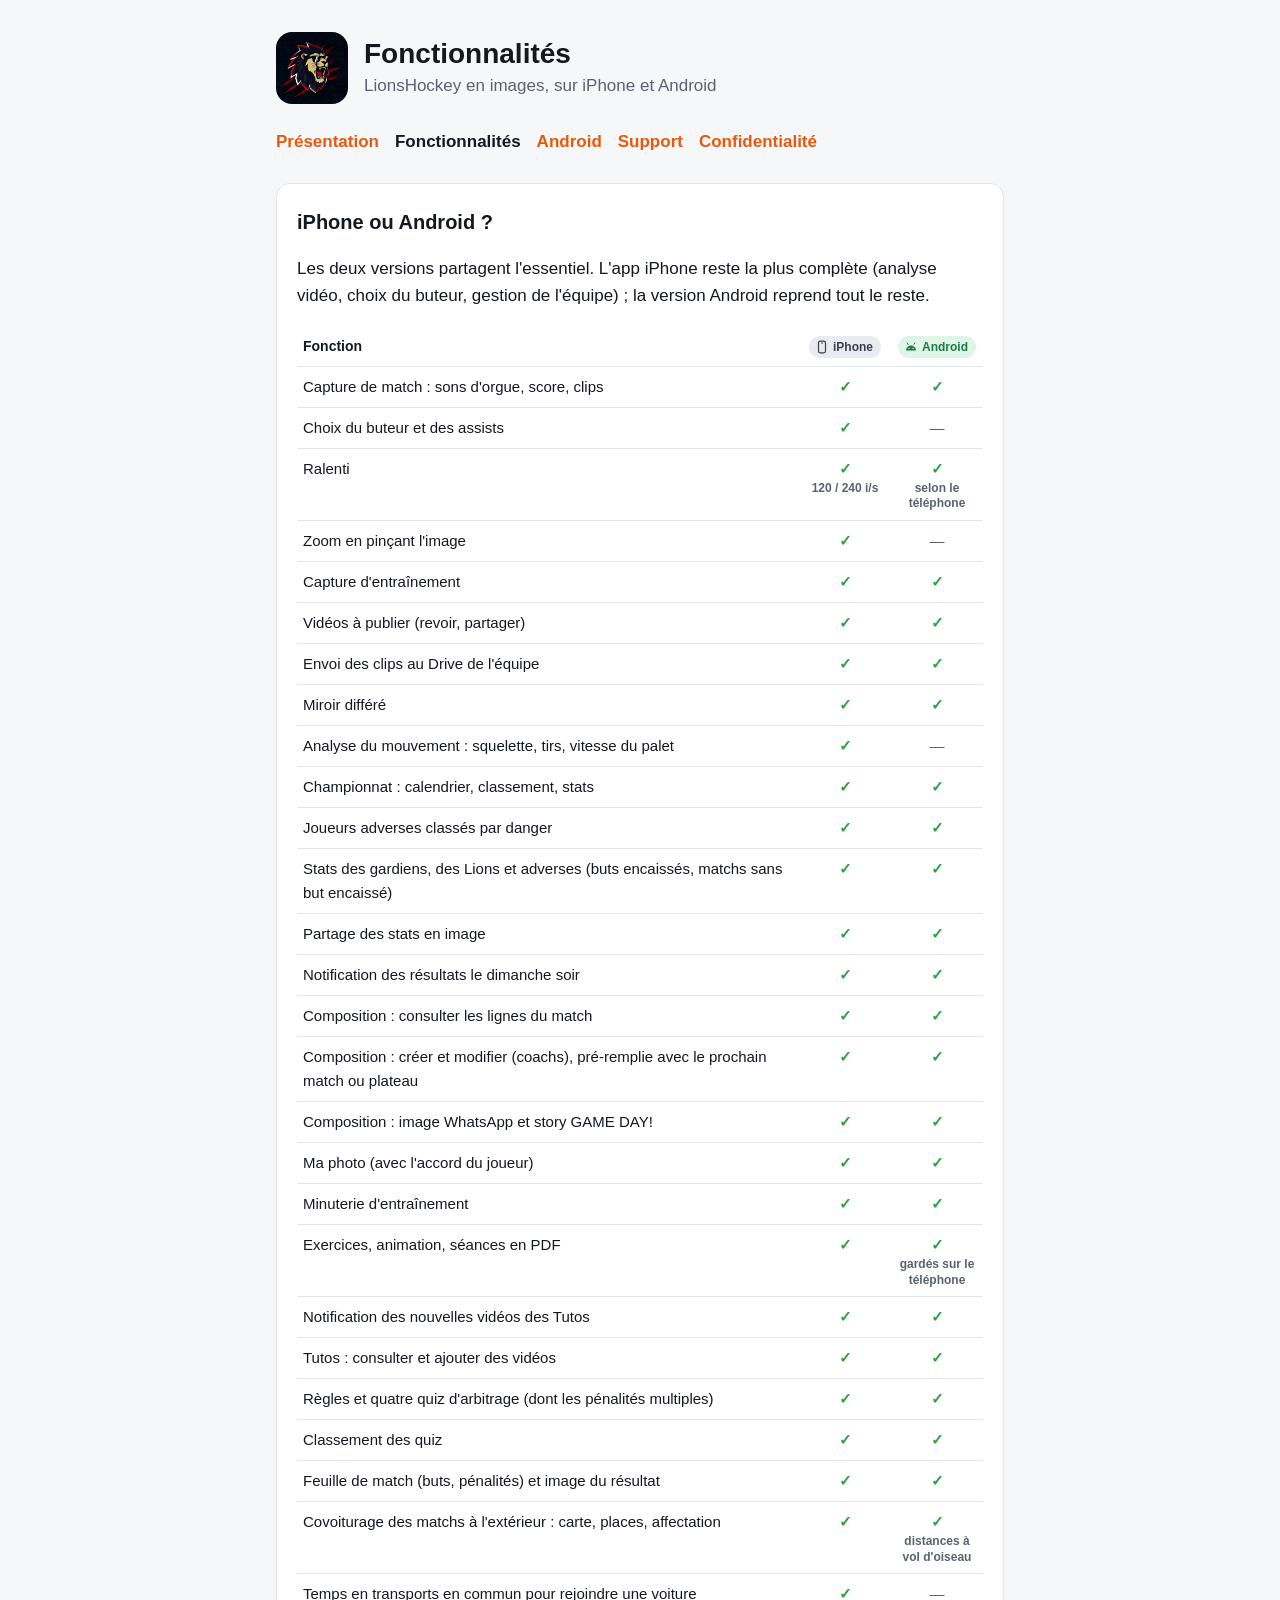
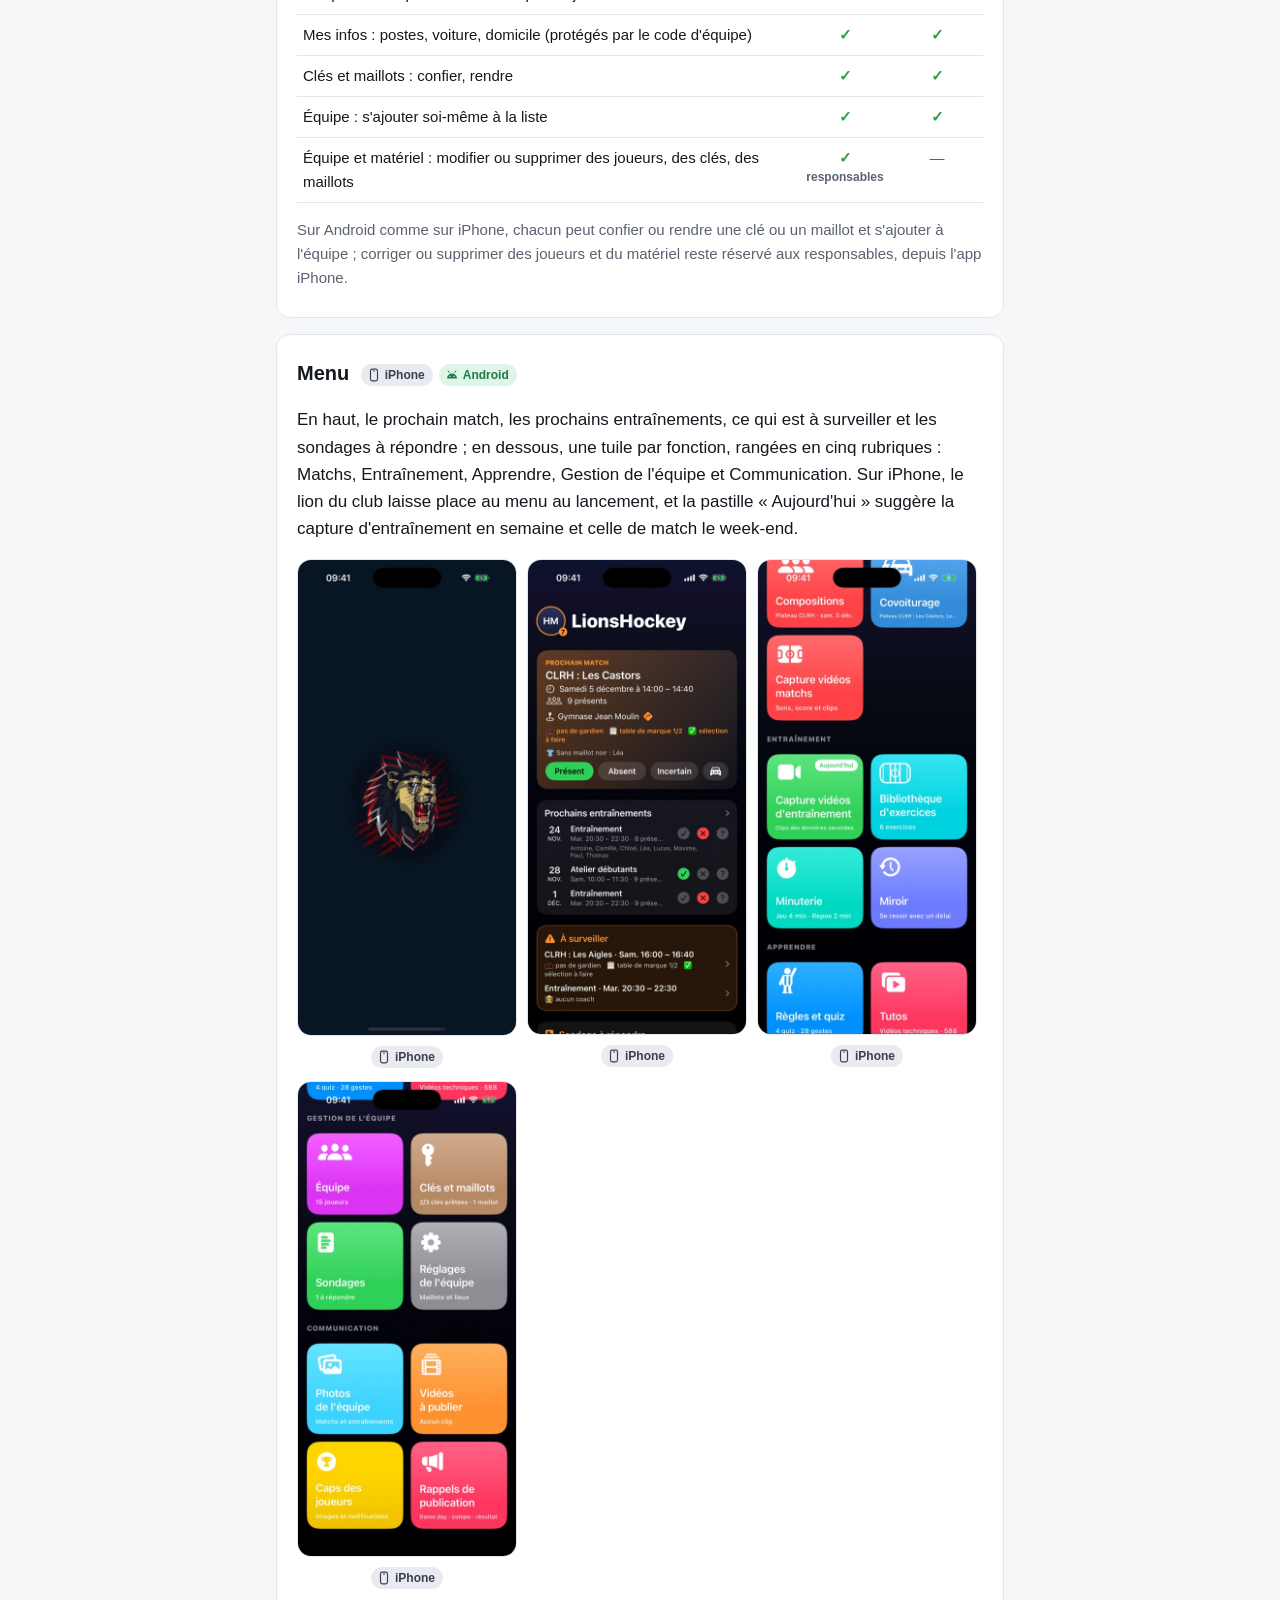
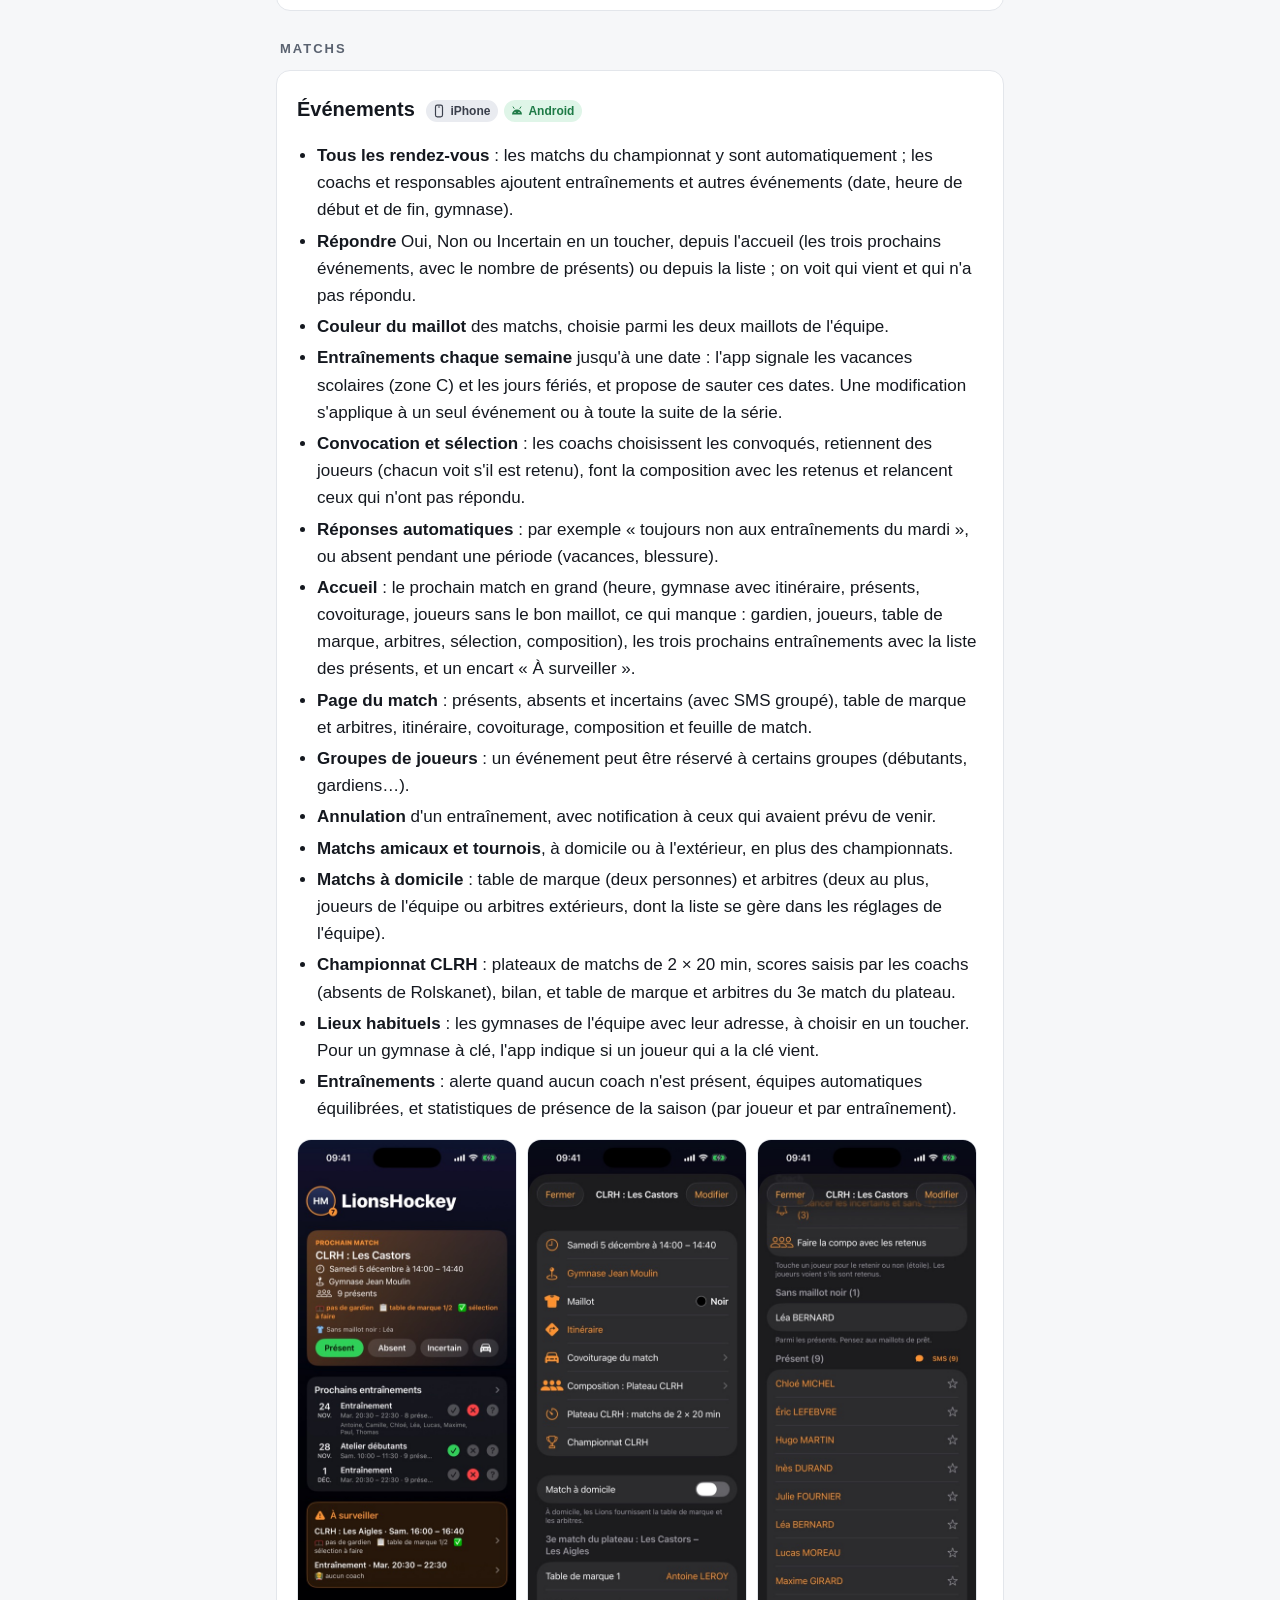
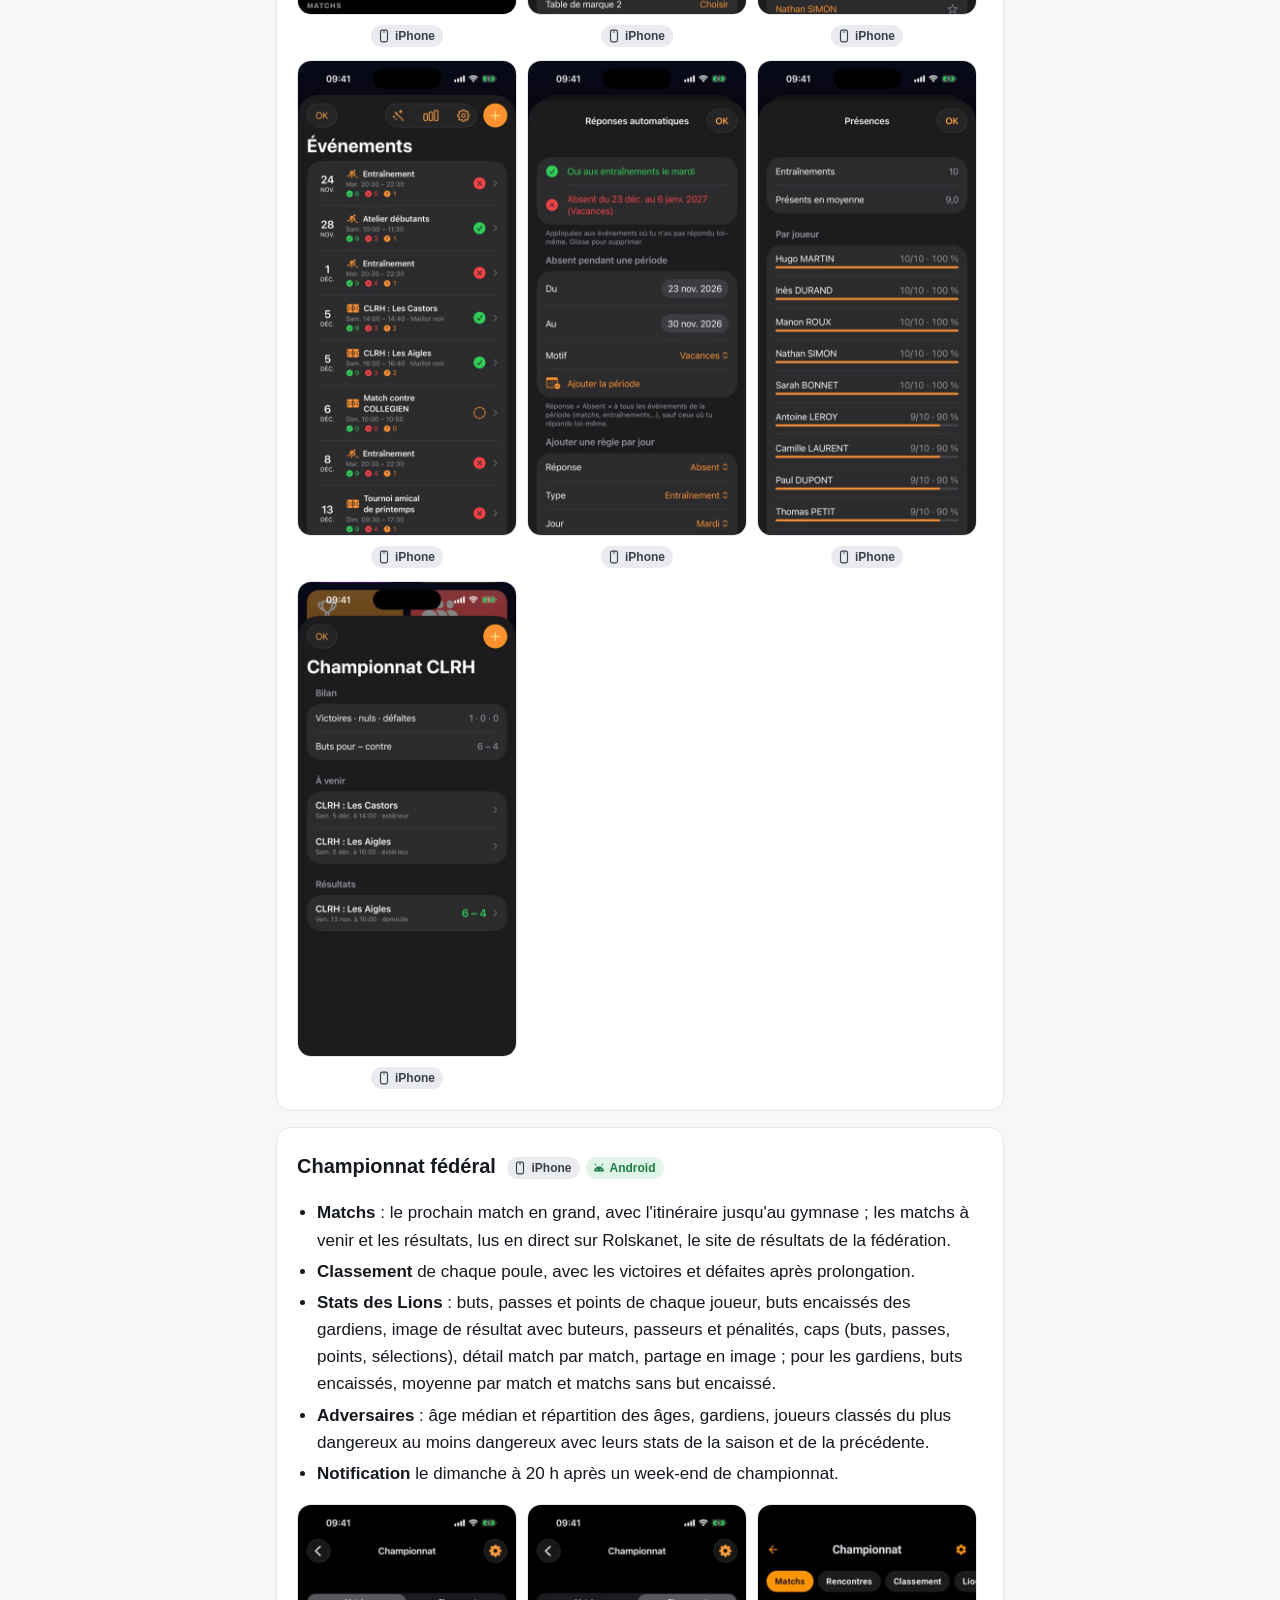
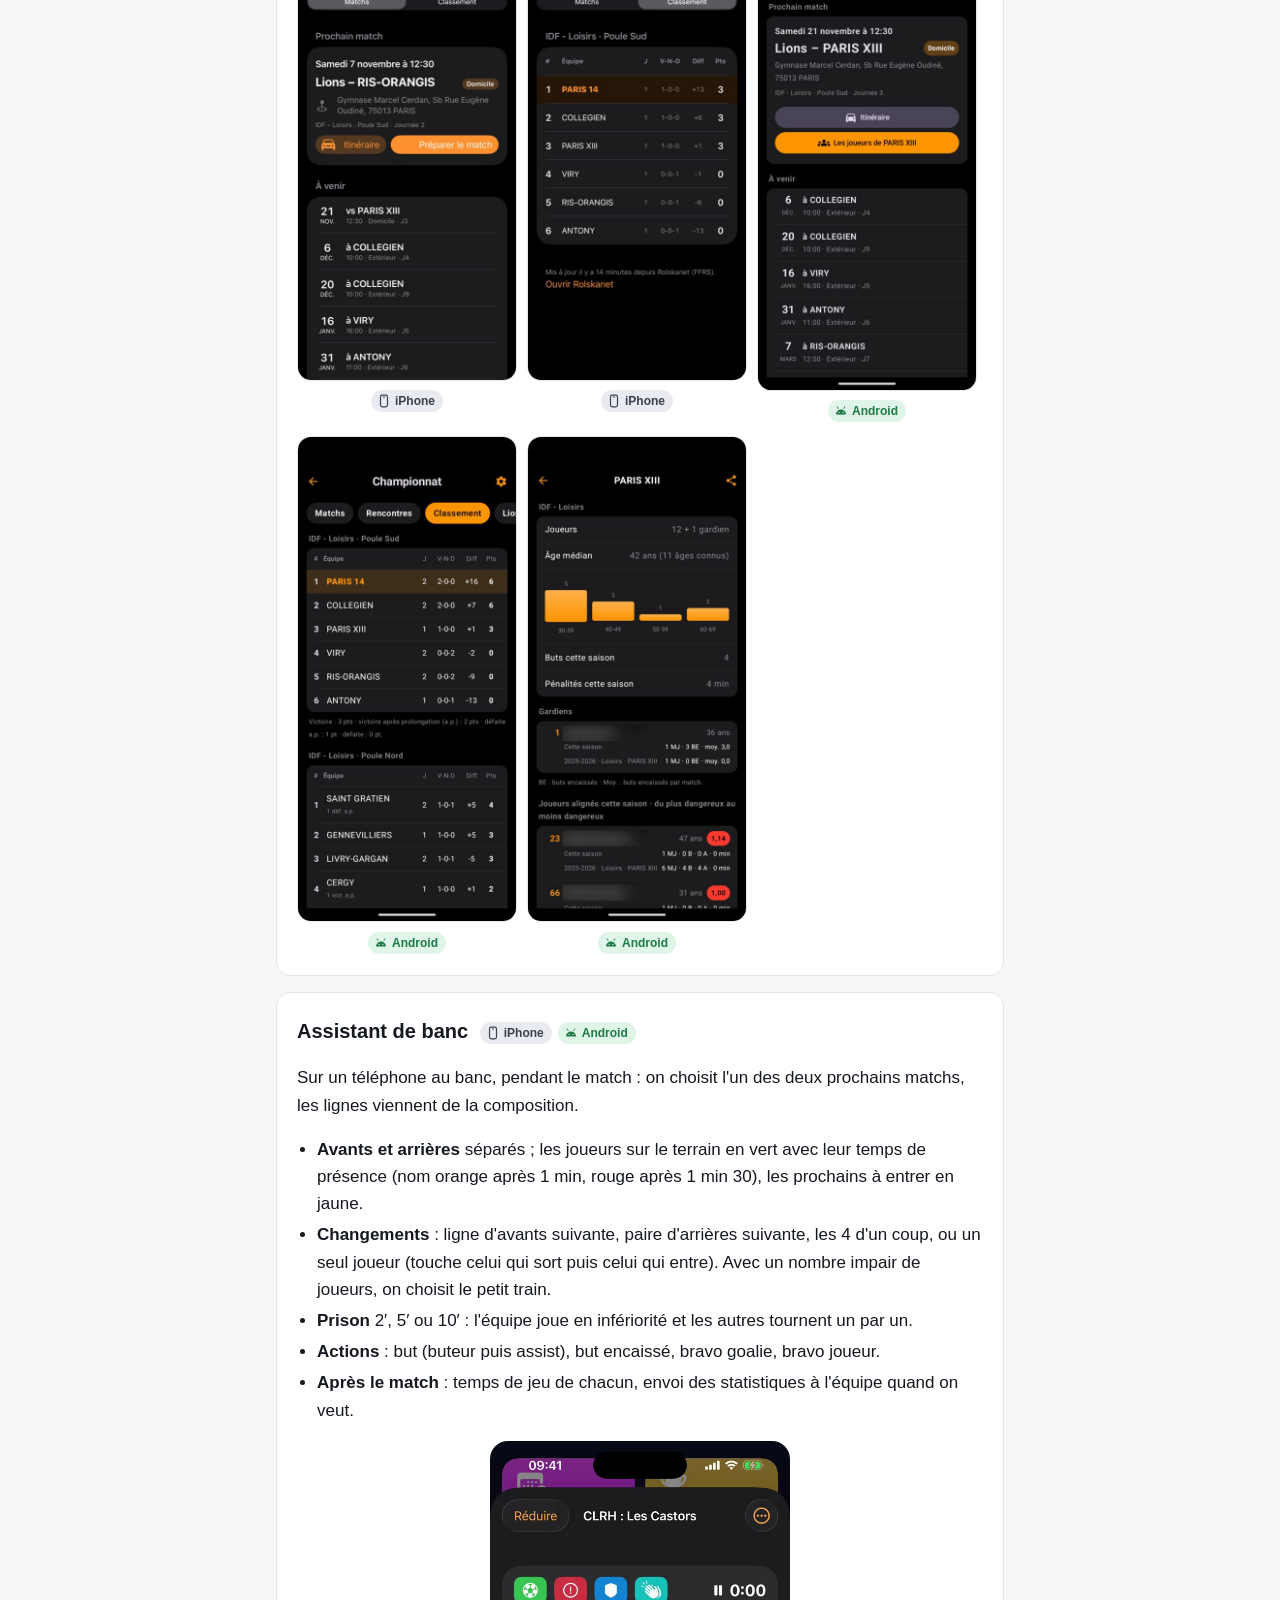
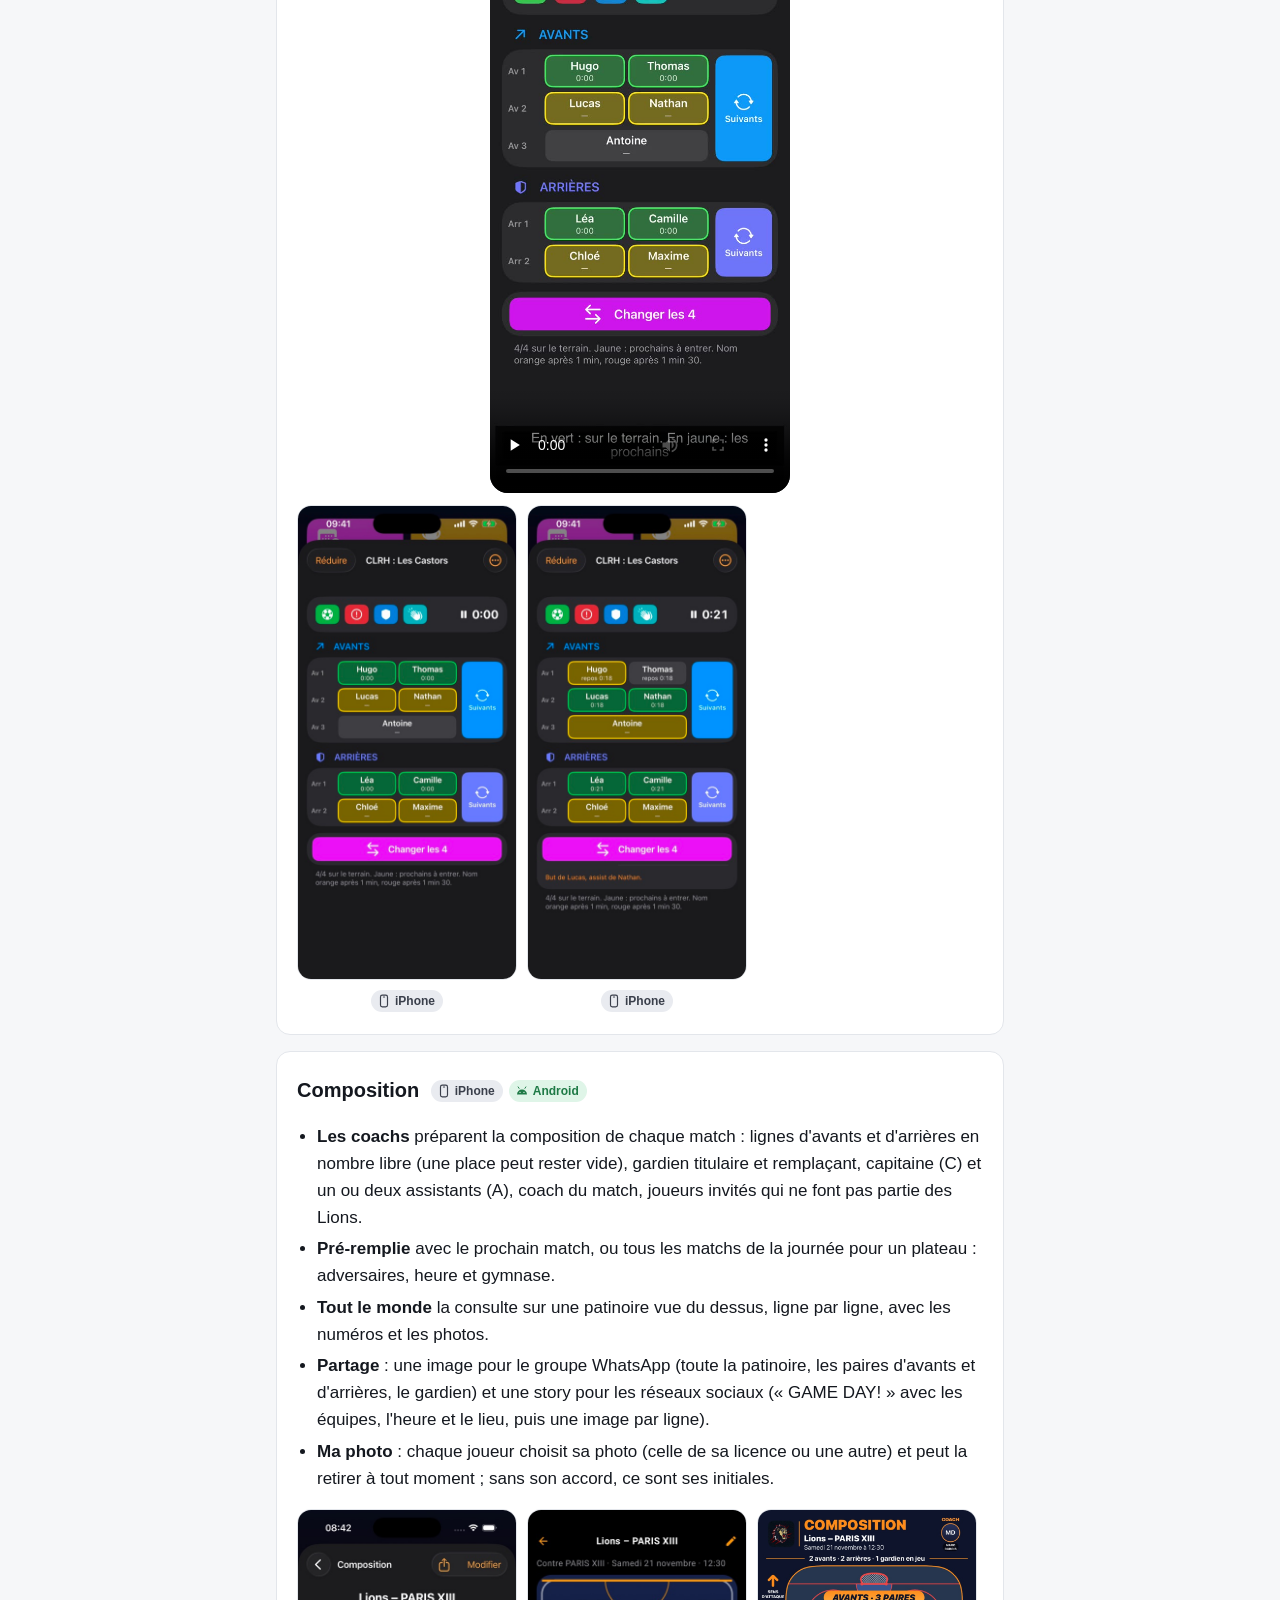
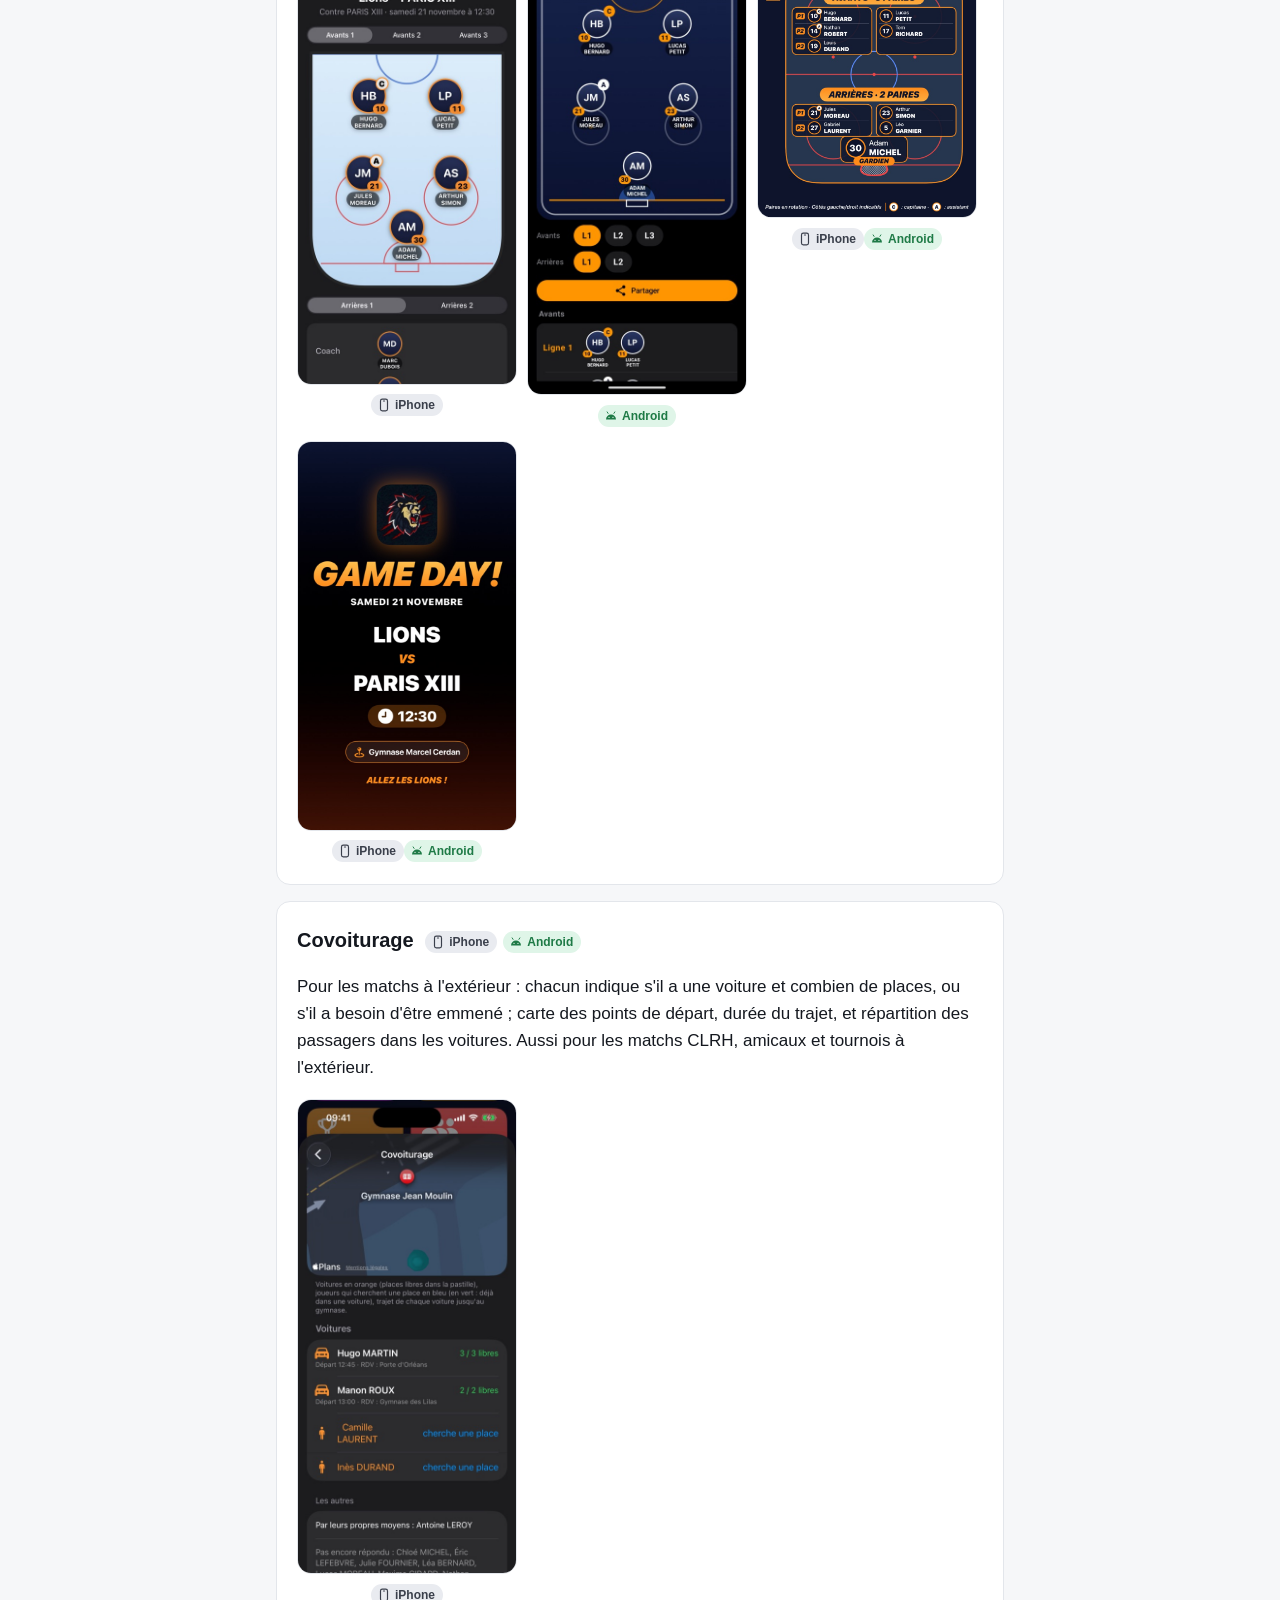
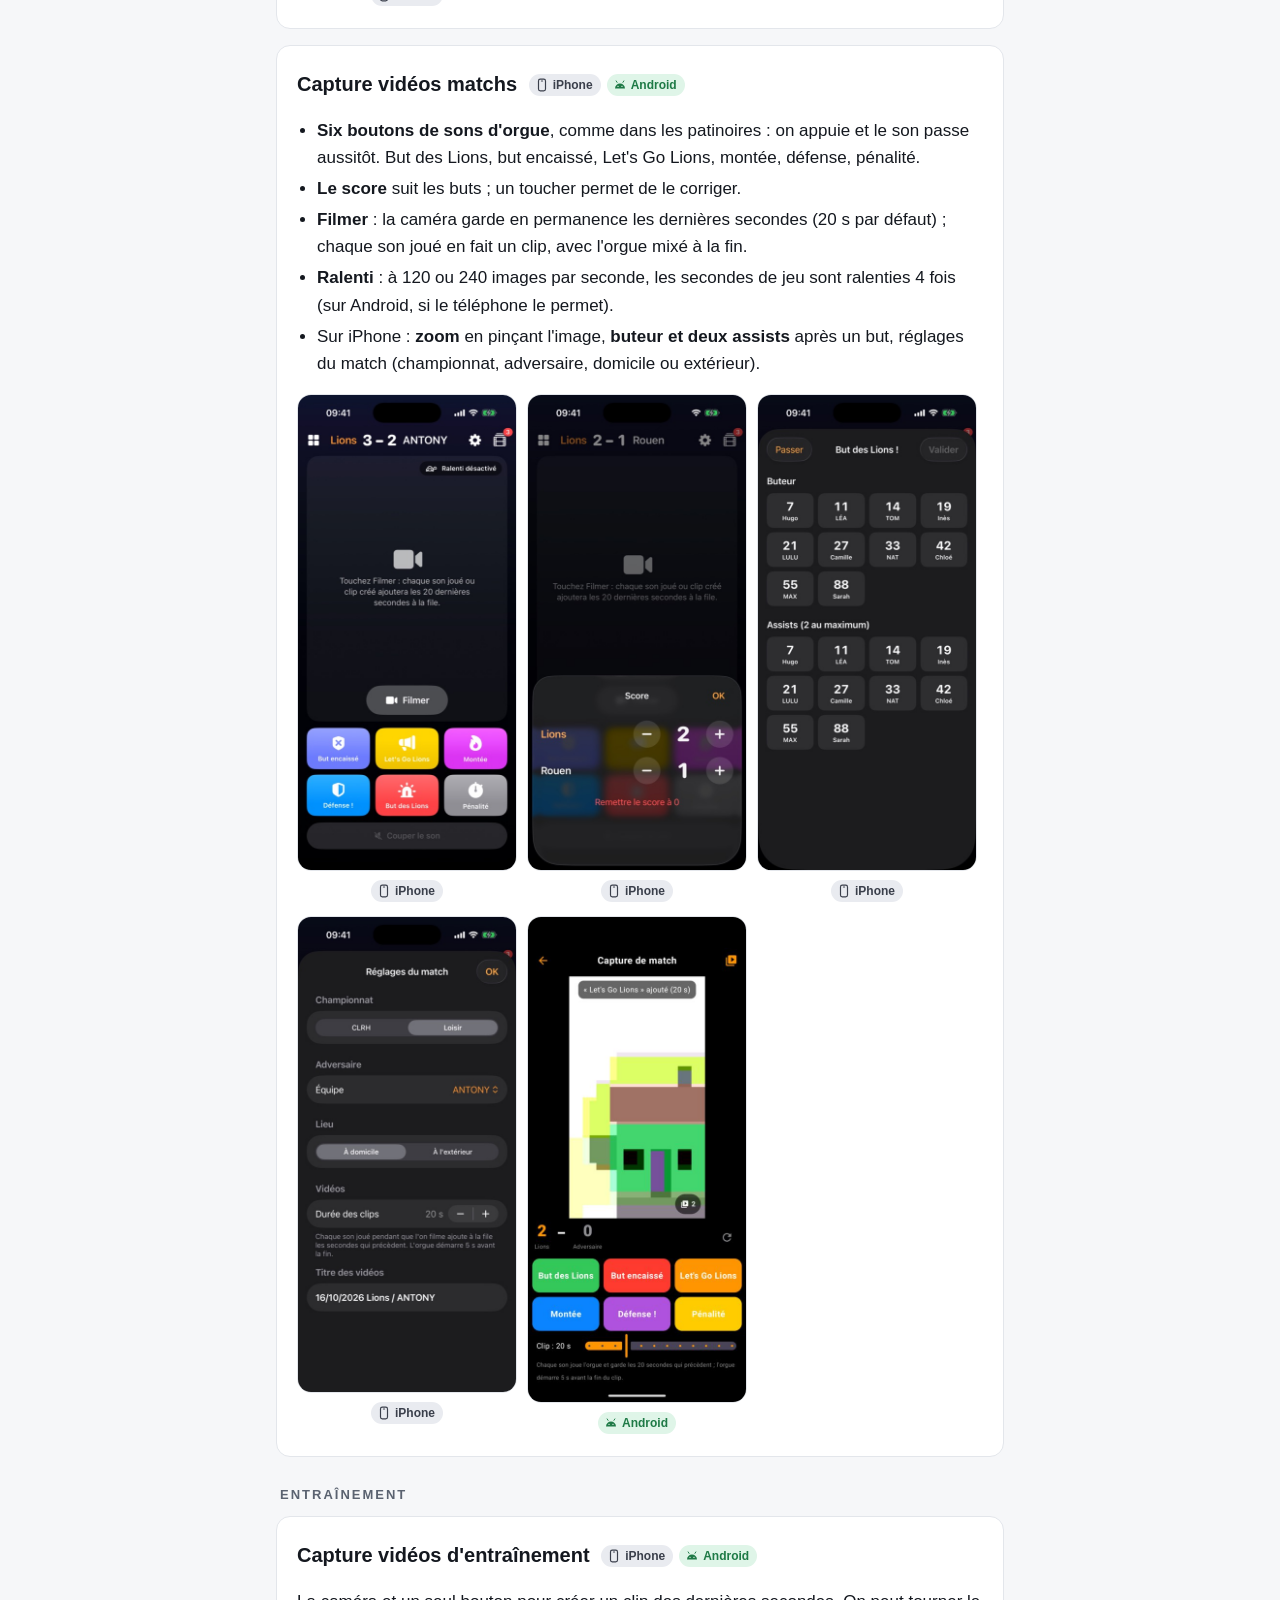
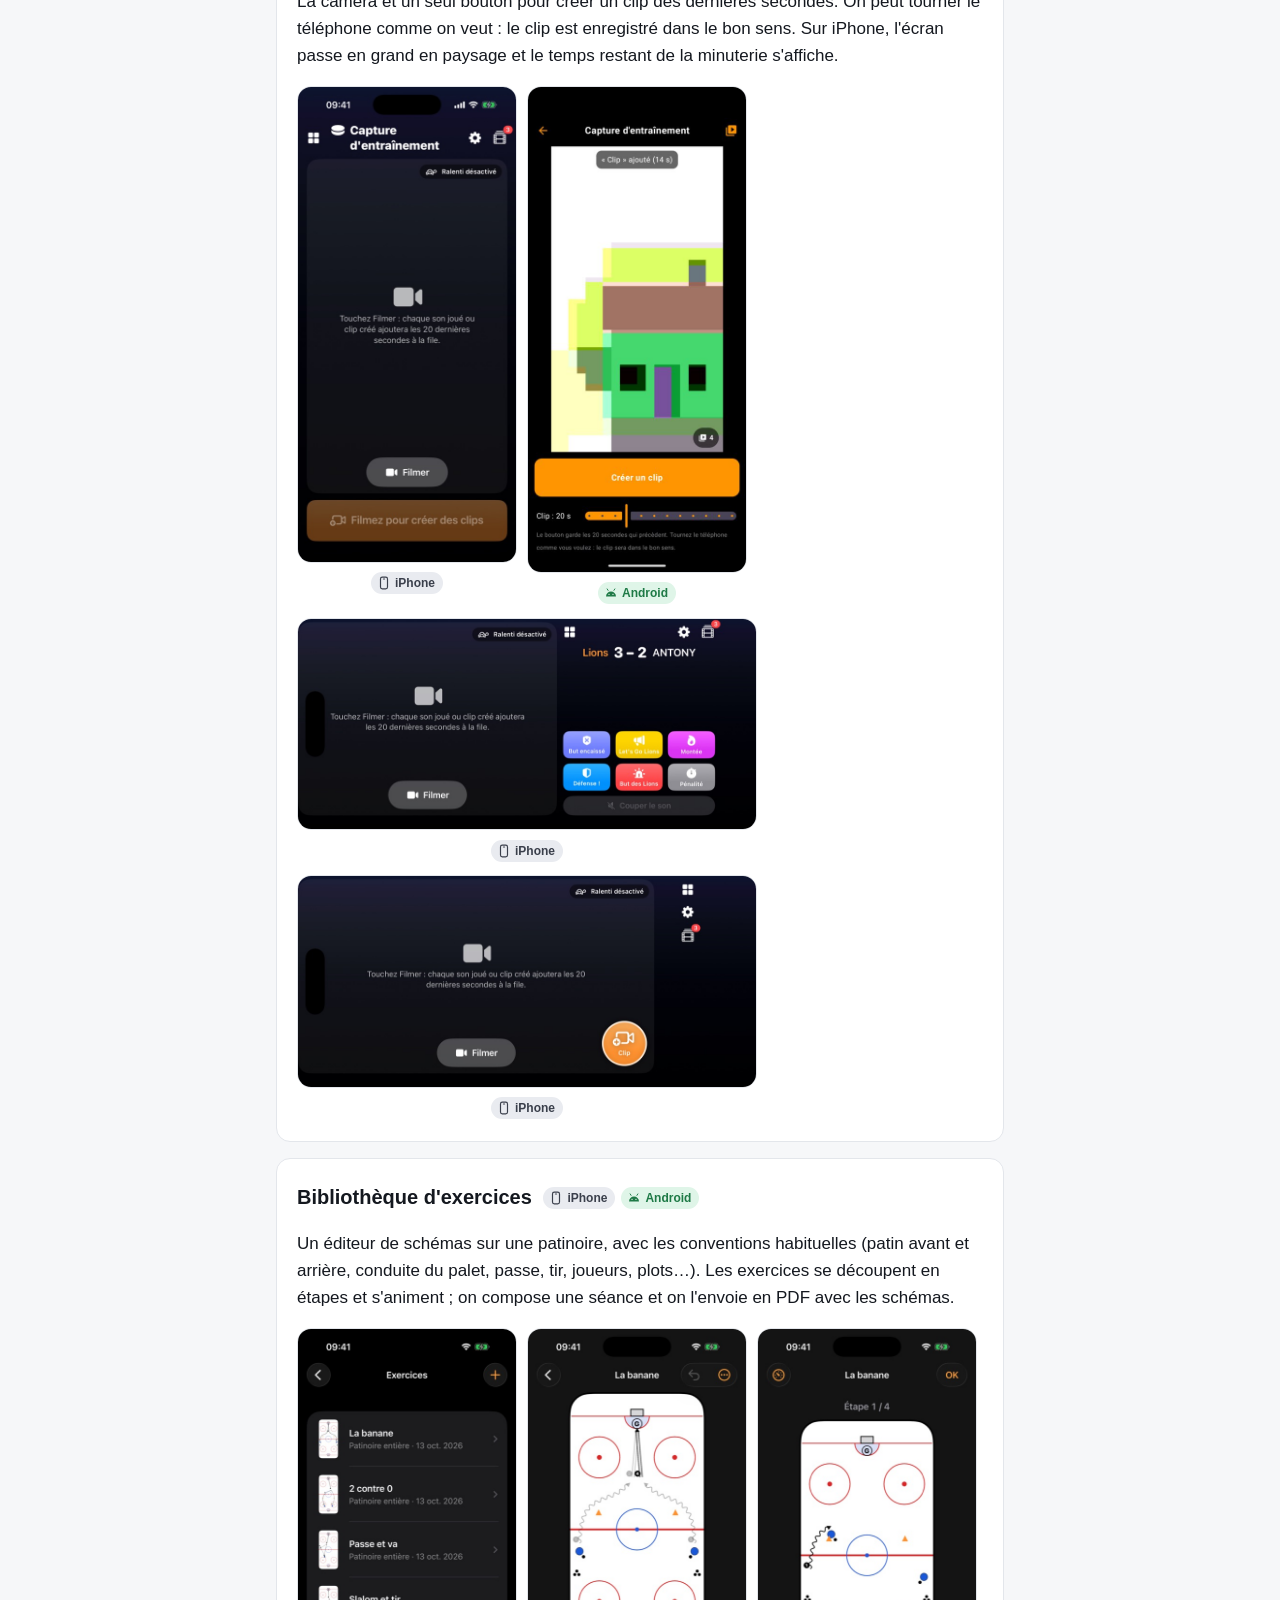
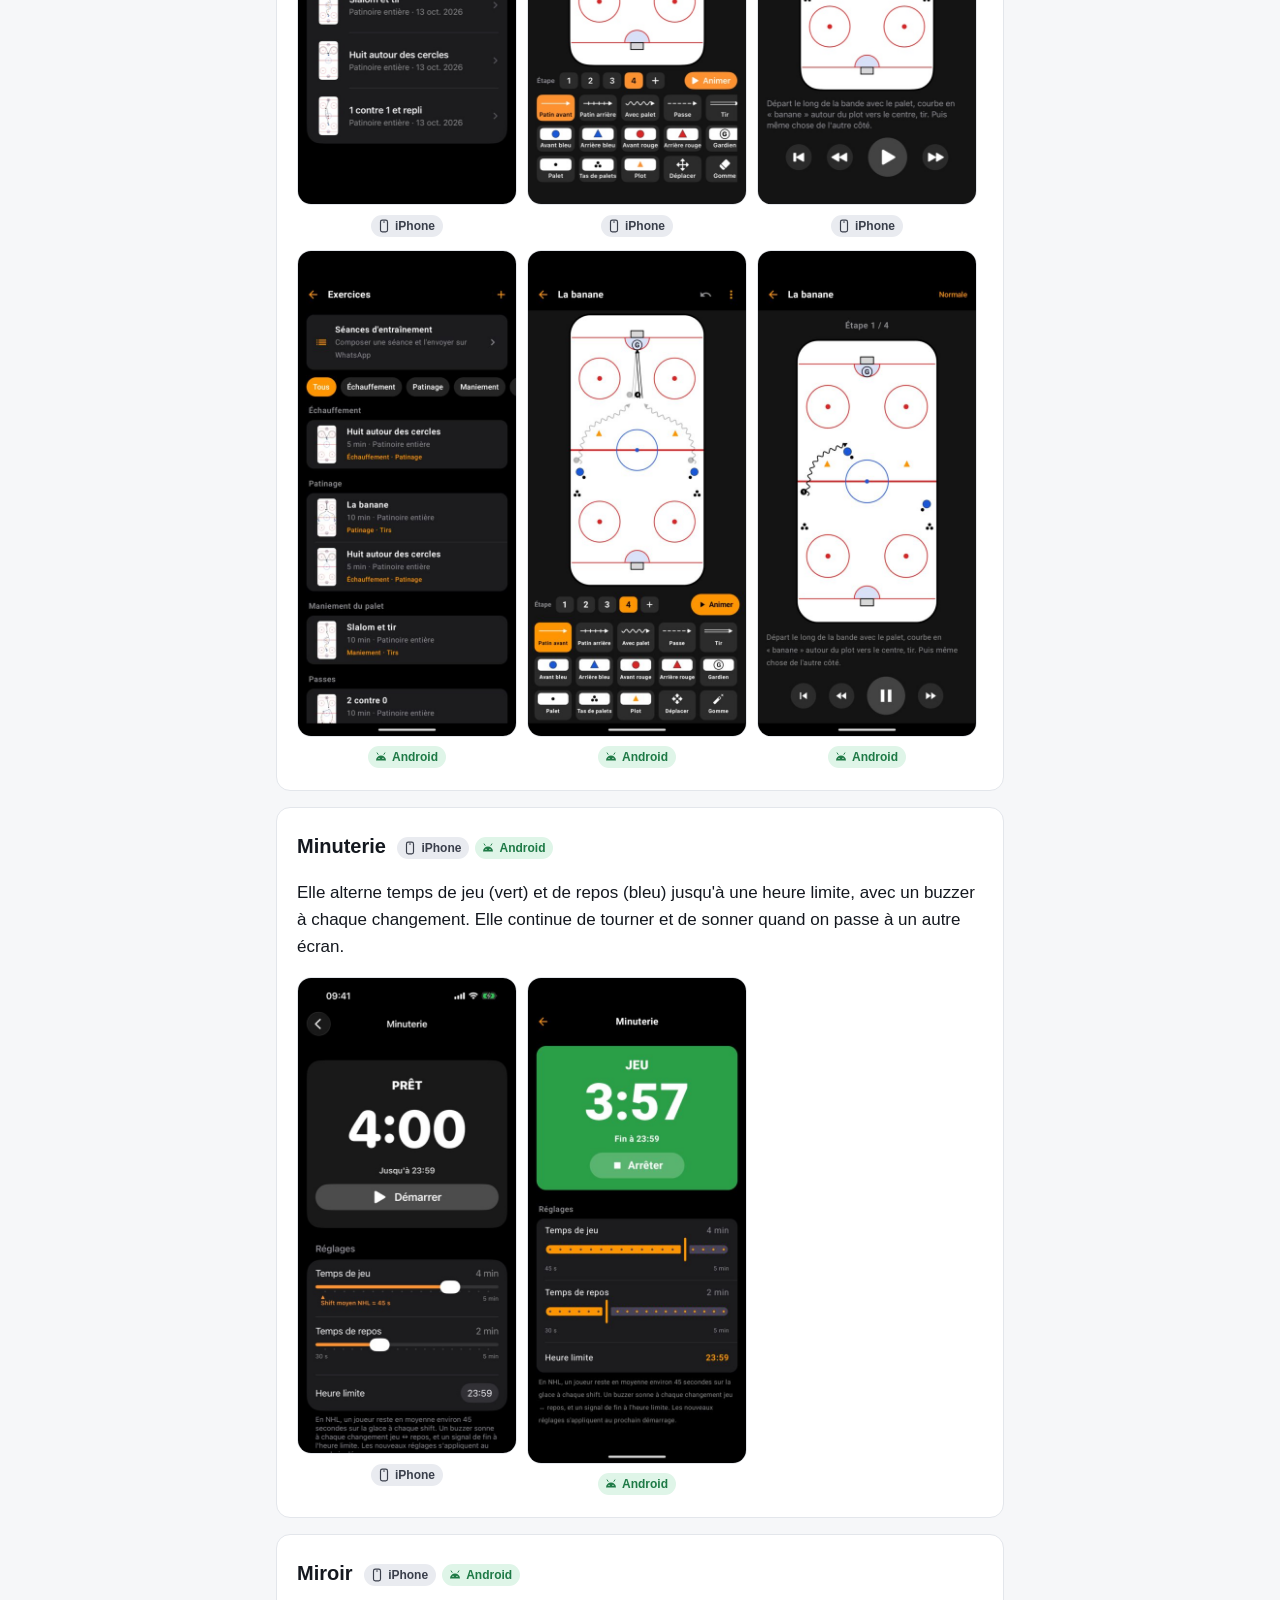
<file: fonctionnalites.html>
<!doctype html>
<html lang="fr">
<head>
<meta charset="utf-8">
<meta name="viewport" content="width=device-width, initial-scale=1">
<title>LionsHockey Fonctionnalités</title>
<meta name="description" content="Toutes les fonctionnalités de l'app LionsHockey, sur iPhone et Android, en images.">
<link rel="icon" href="icone.png">
<link rel="stylesheet" href="style.css">
</head>
<body>
<svg width="0" height="0" style="position:absolute" aria-hidden="true">
  <symbol id="i-ios" viewBox="0 0 24 24"><rect x="6" y="2" width="12" height="20" rx="3" fill="none" stroke="currentColor" stroke-width="2"/><rect x="10" y="4.2" width="4" height="1.6" rx=".8" fill="currentColor"/></symbol>
  <symbol id="i-android" viewBox="0 0 24 24"><path d="M3.5 18a8.5 8.5 0 0 1 17 0z" fill="currentColor"/><path d="M7 7.5 5.4 5M17 7.5l1.6-2.5" stroke="currentColor" stroke-width="1.6" stroke-linecap="round"/><circle cx="8.6" cy="14.2" r="1.1" fill="var(--card)"/><circle cx="15.4" cy="14.2" r="1.1" fill="var(--card)"/></symbol>
</svg>
<main>
  <header>
    <img src="icone.png" alt="">
    <div>
      <h1>Fonctionnalités</h1>
      <p>LionsHockey en images, sur iPhone et Android</p>
    </div>
  </header>
  <nav>
    <a href="./">Présentation</a>
    <a href="fonctionnalites.html" aria-current="page">Fonctionnalités</a>
    <a href="android.html">Android</a>
    <a href="support.html">Support</a>
    <a href="confidentialite.html">Confidentialité</a>
  </nav>

  <section>
    <h2>iPhone ou Android ?</h2>
    <p>Les deux versions partagent l'essentiel. L'app iPhone reste la plus complète (analyse vidéo, choix du buteur,
      gestion de l'équipe) ; la version Android reprend tout le reste.</p>
    <div class="table-wrap">
      <table>
        <thead><tr><th>Fonction</th><th class="c"><span class="tag ios"><svg><use href="#i-ios"/></svg>iPhone</span></th><th class="c"><span class="tag android"><svg><use href="#i-android"/></svg>Android</span></th></tr></thead>
        <tbody>
          <tr><td>Capture de match : sons d'orgue, score, clips</td><td class="c yes">✓</td><td class="c yes">✓</td></tr>
          <tr><td>Choix du buteur et des assists</td><td class="c yes">✓</td><td class="c no">—</td></tr>
          <tr><td>Ralenti</td><td class="c yes">✓<small>120 / 240 i/s</small></td><td class="c yes">✓<small>selon le téléphone</small></td></tr>
          <tr><td>Zoom en pinçant l'image</td><td class="c yes">✓</td><td class="c no">—</td></tr>
          <tr><td>Capture d'entraînement</td><td class="c yes">✓</td><td class="c yes">✓</td></tr>
          <tr><td>Vidéos à publier (revoir, partager)</td><td class="c yes">✓</td><td class="c yes">✓</td></tr>
          <tr><td>Envoi des clips au Drive de l'équipe</td><td class="c yes">✓</td><td class="c yes">✓</td></tr>
          <tr><td>Miroir différé</td><td class="c yes">✓</td><td class="c yes">✓</td></tr>
          <tr><td>Analyse du mouvement : squelette, tirs, vitesse du palet</td><td class="c yes">✓</td><td class="c no">—</td></tr>
          <tr><td>Championnat : calendrier, classement, stats</td><td class="c yes">✓</td><td class="c yes">✓</td></tr>
          <tr><td>Joueurs adverses classés par danger</td><td class="c yes">✓</td><td class="c yes">✓</td></tr>
          <tr><td>Stats des gardiens, des Lions et adverses (buts encaissés, matchs sans but encaissé)</td><td class="c yes">✓</td><td class="c yes">✓</td></tr>
          <tr><td>Partage des stats en image</td><td class="c yes">✓</td><td class="c yes">✓</td></tr>
          <tr><td>Notification des résultats le dimanche soir</td><td class="c yes">✓</td><td class="c yes">✓</td></tr>
          <tr><td>Composition : consulter les lignes du match</td><td class="c yes">✓</td><td class="c yes">✓</td></tr>
          <tr><td>Composition : créer et modifier (coachs), pré-remplie avec le prochain match ou plateau</td><td class="c yes">✓</td><td class="c yes">✓</td></tr>
          <tr><td>Composition : image WhatsApp et story GAME DAY!</td><td class="c yes">✓</td><td class="c yes">✓</td></tr>
          <tr><td>Ma photo (avec l'accord du joueur)</td><td class="c yes">✓</td><td class="c yes">✓</td></tr>
          <tr><td>Minuterie d'entraînement</td><td class="c yes">✓</td><td class="c yes">✓</td></tr>
          <tr><td>Exercices, animation, séances en PDF</td><td class="c yes">✓</td><td class="c yes">✓<small>gardés sur le téléphone</small></td></tr>
          <tr><td>Notification des nouvelles vidéos des Tutos</td><td class="c yes">✓</td><td class="c yes">✓</td></tr>
          <tr><td>Tutos : consulter et ajouter des vidéos</td><td class="c yes">✓</td><td class="c yes">✓</td></tr>
          <tr><td>Règles et quatre quiz d'arbitrage (dont les pénalités multiples)</td><td class="c yes">✓</td><td class="c yes">✓</td></tr>
          <tr><td>Classement des quiz</td><td class="c yes">✓</td><td class="c yes">✓</td></tr>
          <tr><td>Feuille de match (buts, pénalités) et image du résultat</td><td class="c yes">✓</td><td class="c yes">✓</td></tr>
          <tr><td>Covoiturage des matchs à l'extérieur : carte, places, affectation</td><td class="c yes">✓</td><td class="c yes">✓<small>distances à vol d'oiseau</small></td></tr>
          <tr><td>Temps en transports en commun pour rejoindre une voiture</td><td class="c yes">✓</td><td class="c no">—</td></tr>
          <tr><td>Mes infos : postes, voiture, domicile (protégés par le code d'équipe)</td><td class="c yes">✓</td><td class="c yes">✓</td></tr>
          <tr><td>Clés et maillots : confier, rendre</td><td class="c yes">✓</td><td class="c yes">✓</td></tr>
          <tr><td>Équipe : s'ajouter soi-même à la liste</td><td class="c yes">✓</td><td class="c yes">✓</td></tr>
          <tr><td>Équipe et matériel : modifier ou supprimer des joueurs, des clés, des maillots</td><td class="c yes">✓<small>responsables</small></td><td class="c no">—</td></tr>
        </tbody>
      </table>
    </div>
    <p class="muted">Sur Android comme sur iPhone, chacun peut confier ou rendre une clé ou un maillot et s'ajouter à
      l'équipe ; corriger ou supprimer des joueurs et du matériel reste réservé aux responsables, depuis l'app iPhone.</p>
  </section>
  <section>
    <h2>Menu <span class="tag ios"><svg><use href="#i-ios"/></svg>iPhone</span><span class="tag android"><svg><use href="#i-android"/></svg>Android</span></h2>
    <p>En haut, le prochain match, les prochains entraînements, ce qui est à surveiller et les sondages à répondre ; en dessous, une tuile par fonction, rangées en cinq rubriques : Matchs, Entraînement, Apprendre, Gestion de l'équipe et Communication. Sur iPhone, le lion du club laisse place au menu au lancement,
      et la pastille « Aujourd'hui » suggère la capture d'entraînement en semaine et celle de match le week-end.</p>
    <div class="shots">
      <figure><img src="captures/iphone/00-demarrage.jpg" alt="Écran de démarrage (iPhone)" loading="lazy"><figcaption><span class="tag ios"><svg><use href="#i-ios"/></svg>iPhone</span></figcaption></figure>
      <figure><img src="captures/iphone/01-accueil.jpg" alt="Accueil : prochain match (iPhone)" loading="lazy"><figcaption><span class="tag ios"><svg><use href="#i-ios"/></svg>iPhone</span></figcaption></figure>
      <figure><img src="captures/iphone/01b-menu-entrainement.jpg" alt="Menu : matchs et entraînement (iPhone)" loading="lazy"><figcaption><span class="tag ios"><svg><use href="#i-ios"/></svg>iPhone</span></figcaption></figure>
      <figure><img src="captures/iphone/01c-menu-equipe.jpg" alt="Menu : équipe et communication (iPhone)" loading="lazy"><figcaption><span class="tag ios"><svg><use href="#i-ios"/></svg>iPhone</span></figcaption></figure>
    </div>
  </section>
  <h2 class="category">Matchs</h2>
  <section>
    <h2>Événements <span class="tag ios"><svg><use href="#i-ios"/></svg>iPhone</span><span class="tag android"><svg><use href="#i-android"/></svg>Android</span></h2>
    <ul>
      <li><strong>Tous les rendez-vous</strong> : les matchs du championnat y sont automatiquement ; les coachs et
        responsables ajoutent entraînements et autres événements (date, heure de début et de fin, gymnase).</li>
      <li><strong>Répondre</strong> Oui, Non ou Incertain en un toucher, depuis l'accueil (les trois prochains
        événements, avec le nombre de présents) ou depuis la liste ; on voit qui vient et qui n'a pas répondu.</li>
      <li><strong>Couleur du maillot</strong> des matchs, choisie parmi les deux maillots de l'équipe.</li>
      <li><strong>Entraînements chaque semaine</strong> jusqu'à une date : l'app signale les vacances scolaires
        (zone C) et les jours fériés, et propose de sauter ces dates. Une modification s'applique à un seul
        événement ou à toute la suite de la série.</li>
      <li><strong>Convocation et sélection</strong> : les coachs choisissent les convoqués, retiennent des joueurs
        (chacun voit s'il est retenu), font la composition avec les retenus et relancent ceux qui n'ont pas répondu.</li>
      <li><strong>Réponses automatiques</strong> : par exemple « toujours non aux entraînements du mardi », ou absent
        pendant une période (vacances, blessure).</li>
      <li><strong>Accueil</strong> : le prochain match en grand (heure, gymnase avec itinéraire, présents, covoiturage,
        joueurs sans le bon maillot, ce qui manque : gardien, joueurs, table de marque, arbitres, sélection, composition),
        les trois prochains entraînements avec la liste des présents, et un encart « À surveiller ».</li>
      <li><strong>Page du match</strong> : présents, absents et incertains (avec SMS groupé), table de marque et arbitres,
        itinéraire, covoiturage, composition et feuille de match.</li>
      <li><strong>Groupes de joueurs</strong> : un événement peut être réservé à certains groupes (débutants, gardiens…).</li>
      <li><strong>Annulation</strong> d'un entraînement, avec notification à ceux qui avaient prévu de venir.</li>
      <li><strong>Matchs amicaux et tournois</strong>, à domicile ou à l'extérieur, en plus des championnats.</li>
      <li><strong>Matchs à domicile</strong> : table de marque (deux personnes) et arbitres (deux au plus, joueurs de
        l'équipe ou arbitres extérieurs, dont la liste se gère dans les réglages de l'équipe).</li>
      <li><strong>Championnat CLRH</strong> : plateaux de matchs de 2 × 20 min, scores saisis par les coachs (absents de Rolskanet), bilan, et table de marque et arbitres du 3e match du plateau.</li>
      <li><strong>Lieux habituels</strong> : les gymnases de l'équipe avec leur adresse, à choisir en un toucher.
        Pour un gymnase à clé, l'app indique si un joueur qui a la clé vient.</li>
      <li><strong>Entraînements</strong> : alerte quand aucun coach n'est présent, équipes automatiques équilibrées,
        et statistiques de présence de la saison (par joueur et par entraînement).</li>
    </ul>
    <div class="shots">
      <figure><img src="captures/iphone/27-accueil-prochain-match.jpg" alt="Accueil avec le prochain match (iPhone)" loading="lazy"><figcaption><span class="tag ios"><svg><use href="#i-ios"/></svg>iPhone</span></figcaption></figure>
      <figure><img src="captures/iphone/28-match-detail.jpg" alt="Page d'un match (iPhone)" loading="lazy"><figcaption><span class="tag ios"><svg><use href="#i-ios"/></svg>iPhone</span></figcaption></figure>
      <figure><img src="captures/iphone/29-match-presences.jpg" alt="Présences d'un match (iPhone)" loading="lazy"><figcaption><span class="tag ios"><svg><use href="#i-ios"/></svg>iPhone</span></figcaption></figure>
      <figure><img src="captures/iphone/36-evenements.jpg" alt="Liste des événements (iPhone)" loading="lazy"><figcaption><span class="tag ios"><svg><use href="#i-ios"/></svg>iPhone</span></figcaption></figure>
      <figure><img src="captures/iphone/37-reponses-auto.jpg" alt="Réponses automatiques (iPhone)" loading="lazy"><figcaption><span class="tag ios"><svg><use href="#i-ios"/></svg>iPhone</span></figcaption></figure>
      <figure><img src="captures/iphone/38-presences.jpg" alt="Statistiques de présence (iPhone)" loading="lazy"><figcaption><span class="tag ios"><svg><use href="#i-ios"/></svg>iPhone</span></figcaption></figure>
      <figure><img src="captures/iphone/30-clrh.jpg" alt="Championnat CLRH (iPhone)" loading="lazy"><figcaption><span class="tag ios"><svg><use href="#i-ios"/></svg>iPhone</span></figcaption></figure>
    </div>
  </section>
  <section>
    <h2>Championnat fédéral <span class="tag ios"><svg><use href="#i-ios"/></svg>iPhone</span><span class="tag android"><svg><use href="#i-android"/></svg>Android</span></h2>
    <ul>
      <li><strong>Matchs</strong> : le prochain match en grand, avec l'itinéraire jusqu'au gymnase ; les matchs à venir
        et les résultats, lus en direct sur Rolskanet, le site de résultats de la fédération.</li>
      <li><strong>Classement</strong> de chaque poule, avec les victoires et défaites après prolongation.</li>
      <li><strong>Stats des Lions</strong> : buts, passes et points de chaque joueur, buts encaissés des gardiens, image de résultat avec buteurs, passeurs et pénalités, caps (buts, passes, points, sélections),
        détail match par match, partage en image ; pour les gardiens, buts encaissés, moyenne par match et
        matchs sans but encaissé.</li>
      <li><strong>Adversaires</strong> : âge médian et répartition des âges, gardiens, joueurs classés du plus
        dangereux au moins dangereux avec leurs stats de la saison et de la précédente.</li>
      <li><strong>Notification</strong> le dimanche à 20 h après un week-end de championnat.</li>
    </ul>
    <div class="shots">
      <figure><img src="captures/iphone/22-championnat.jpg" alt="Calendrier du championnat (iPhone)" loading="lazy"><figcaption><span class="tag ios"><svg><use href="#i-ios"/></svg>iPhone</span></figcaption></figure>
      <figure><img src="captures/iphone/23-classement.jpg" alt="Classement de la poule (iPhone)" loading="lazy"><figcaption><span class="tag ios"><svg><use href="#i-ios"/></svg>iPhone</span></figcaption></figure>
      <figure><img src="captures/android/championnat.jpg" alt="Calendrier du championnat (Android)" loading="lazy"><figcaption><span class="tag android"><svg><use href="#i-android"/></svg>Android</span></figcaption></figure>
      <figure><img src="captures/android/classement.jpg" alt="Classement des poules (Android)" loading="lazy"><figcaption><span class="tag android"><svg><use href="#i-android"/></svg>Android</span></figcaption></figure>
      <figure><img src="captures/android/adversaire.jpg" alt="Joueurs d'une équipe adverse (noms floutés) (Android)" loading="lazy"><figcaption><span class="tag android"><svg><use href="#i-android"/></svg>Android</span></figcaption></figure>
    </div>
  </section>
  <section>
    <h2>Assistant de banc <span class="tag ios"><svg><use href="#i-ios"/></svg>iPhone</span><span class="tag android"><svg><use href="#i-android"/></svg>Android</span></h2>
    <p>Sur un téléphone au banc, pendant le match : on choisit l'un des deux prochains matchs, les lignes viennent de la
      composition.</p>
    <ul>
      <li><strong>Avants et arrières</strong> séparés ; les joueurs sur le terrain en vert avec leur temps de présence
        (nom orange après 1 min, rouge après 1 min 30), les prochains à entrer en jaune.</li>
      <li><strong>Changements</strong> : ligne d'avants suivante, paire d'arrières suivante, les 4 d'un coup, ou un seul
        joueur (touche celui qui sort puis celui qui entre). Avec un nombre impair de joueurs, on choisit le petit train.</li>
      <li><strong>Prison</strong> 2′, 5′ ou 10′ : l'équipe joue en infériorité et les autres tournent un par un.</li>
      <li><strong>Actions</strong> : but (buteur puis assist), but encaissé, bravo goalie, bravo joueur.</li>
      <li><strong>Après le match</strong> : temps de jeu de chacun, envoi des statistiques à l'équipe quand on veut.</li>
    </ul>
    <video controls playsinline preload="none" poster="captures/assistant-match-poster.jpg" style="max-width:300px;width:100%;border-radius:18px;display:block;margin:12px auto">
      <source src="captures/assistant-match.mp4" type="video/mp4">
    </video>
    <div class="shots">
      <figure><img src="captures/iphone/41-assistant-choix.jpg" alt="Choix du match et du petit train (iPhone)" loading="lazy"><figcaption><span class="tag ios"><svg><use href="#i-ios"/></svg>iPhone</span></figcaption></figure>
      <figure><img src="captures/iphone/40-assistant-match.jpg" alt="Assistant de banc (iPhone)" loading="lazy"><figcaption><span class="tag ios"><svg><use href="#i-ios"/></svg>iPhone</span></figcaption></figure>
    </div>
  </section>
  <section>
    <h2>Composition <span class="tag ios"><svg><use href="#i-ios"/></svg>iPhone</span><span class="tag android"><svg><use href="#i-android"/></svg>Android</span></h2>
    <ul>
      <li><strong>Les coachs</strong> préparent la composition de chaque match : lignes d'avants et d'arrières en
        nombre libre (une place peut rester vide), gardien titulaire et remplaçant, capitaine (C) et un ou deux
        assistants (A), coach du match, joueurs invités qui ne font pas partie des Lions.</li>
      <li><strong>Pré-remplie</strong> avec le prochain match, ou tous les matchs de la journée pour un plateau :
        adversaires, heure et gymnase.</li>
      <li><strong>Tout le monde</strong> la consulte sur une patinoire vue du dessus, ligne par ligne, avec les
        numéros et les photos.</li>
      <li><strong>Partage</strong> : une image pour le groupe WhatsApp (toute la patinoire, les paires d'avants et
        d'arrières, le gardien) et une story pour les réseaux sociaux (« GAME DAY! » avec les équipes, l'heure et le
        lieu, puis une image par ligne).</li>
      <li><strong>Ma photo</strong> : chaque joueur choisit sa photo (celle de sa licence ou une autre) et peut la
        retirer à tout moment ; sans son accord, ce sont ses initiales.</li>
    </ul>
    <div class="shots">
      <figure><img src="captures/iphone/24-composition.jpg" alt="Composition sur la patinoire (iPhone, joueurs fictifs)" loading="lazy"><figcaption><span class="tag ios"><svg><use href="#i-ios"/></svg>iPhone</span></figcaption></figure>
      <figure><img src="captures/android/composition.jpg" alt="Composition sur la patinoire (Android, joueurs fictifs)" loading="lazy"><figcaption><span class="tag android"><svg><use href="#i-android"/></svg>Android</span></figcaption></figure>
      <figure><img src="captures/iphone/25-composition-whatsapp.jpg" alt="Image de la composition pour WhatsApp (joueurs fictifs)" loading="lazy"><figcaption><span class="tag ios"><svg><use href="#i-ios"/></svg>iPhone</span><span class="tag android"><svg><use href="#i-android"/></svg>Android</span></figcaption></figure>
      <figure><img src="captures/iphone/26-game-day.jpg" alt="Story GAME DAY!" loading="lazy"><figcaption><span class="tag ios"><svg><use href="#i-ios"/></svg>iPhone</span><span class="tag android"><svg><use href="#i-android"/></svg>Android</span></figcaption></figure>
    </div>
  </section>
  <section>
    <h2>Covoiturage <span class="tag ios"><svg><use href="#i-ios"/></svg>iPhone</span><span class="tag android"><svg><use href="#i-android"/></svg>Android</span></h2>
    <p>Pour les matchs à l'extérieur : chacun indique s'il a une voiture et combien de places, ou s'il a besoin
      d'être emmené ; carte des points de départ, durée du trajet, et répartition des passagers dans les voitures. Aussi pour
      les matchs CLRH, amicaux et tournois à l'extérieur.</p>
    <div class="shots">
      <figure><img src="captures/iphone/31-covoiturage.jpg" alt="Covoiturage (iPhone)" loading="lazy"><figcaption><span class="tag ios"><svg><use href="#i-ios"/></svg>iPhone</span></figcaption></figure>
    </div>
  </section>
  <section>
    <h2>Capture vidéos matchs <span class="tag ios"><svg><use href="#i-ios"/></svg>iPhone</span><span class="tag android"><svg><use href="#i-android"/></svg>Android</span></h2>
    <ul>
      <li><strong>Six boutons de sons d'orgue</strong>, comme dans les patinoires : on appuie et le son passe aussitôt. But des Lions, but encaissé, Let's Go Lions, montée,
        défense, pénalité.</li>
      <li><strong>Le score</strong> suit les buts ; un toucher permet de le corriger.</li>
      <li><strong>Filmer</strong> : la caméra garde en permanence les dernières secondes (20 s par défaut) ;
        chaque son joué en fait un clip, avec l'orgue mixé à la fin.</li>
      <li><strong>Ralenti</strong> : à 120 ou 240 images par seconde, les secondes de jeu sont ralenties 4 fois
        (sur Android, si le téléphone le permet).</li>
      <li>Sur iPhone : <strong>zoom</strong> en pinçant l'image, <strong>buteur et deux assists</strong> après un but,
        réglages du match (championnat, adversaire, domicile ou extérieur).</li>
    </ul>
    <div class="shots">
      <figure><img src="captures/iphone/02-match.jpg" alt="Écran de match (iPhone)" loading="lazy"><figcaption><span class="tag ios"><svg><use href="#i-ios"/></svg>iPhone</span></figcaption></figure>
      <figure><img src="captures/iphone/03-score.jpg" alt="Correction du score (iPhone)" loading="lazy"><figcaption><span class="tag ios"><svg><use href="#i-ios"/></svg>iPhone</span></figcaption></figure>
      <figure><img src="captures/iphone/04-buteur.jpg" alt="Choix du buteur et des assists (iPhone)" loading="lazy"><figcaption><span class="tag ios"><svg><use href="#i-ios"/></svg>iPhone</span></figcaption></figure>
      <figure><img src="captures/iphone/07-reglages.jpg" alt="Réglages du match (iPhone)" loading="lazy"><figcaption><span class="tag ios"><svg><use href="#i-ios"/></svg>iPhone</span></figcaption></figure>
      <figure><img src="captures/android/match.jpg" alt="Écran de match (Android)" loading="lazy"><figcaption><span class="tag android"><svg><use href="#i-android"/></svg>Android</span></figcaption></figure>
    </div>
  </section>
  <h2 class="category">Entraînement</h2>
  <section>
    <h2>Capture vidéos d'entraînement <span class="tag ios"><svg><use href="#i-ios"/></svg>iPhone</span><span class="tag android"><svg><use href="#i-android"/></svg>Android</span></h2>
    <p>La caméra et un seul bouton pour créer un clip des dernières secondes. On peut tourner le téléphone comme on
      veut : le clip est enregistré dans le bon sens. Sur iPhone, l'écran passe en grand en paysage et le temps
      restant de la minuterie s'affiche.</p>
    <div class="shots">
      <figure><img src="captures/iphone/05-entrainement.jpg" alt="Capture d'entraînement (iPhone)" loading="lazy"><figcaption><span class="tag ios"><svg><use href="#i-ios"/></svg>iPhone</span></figcaption></figure>
      <figure><img src="captures/android/entrainement.jpg" alt="Capture d'entraînement (Android)" loading="lazy"><figcaption><span class="tag android"><svg><use href="#i-android"/></svg>Android</span></figcaption></figure>
      <figure class="wide"><img src="captures/iphone/18-paysage-match.jpg" alt="Capture de match en paysage (iPhone)" loading="lazy"><figcaption><span class="tag ios"><svg><use href="#i-ios"/></svg>iPhone</span></figcaption></figure>
      <figure class="wide"><img src="captures/iphone/19-paysage-entrainement.jpg" alt="Capture d'entraînement en paysage (iPhone)" loading="lazy"><figcaption><span class="tag ios"><svg><use href="#i-ios"/></svg>iPhone</span></figcaption></figure>
    </div>
  </section>
  <section>
    <h2>Bibliothèque d'exercices <span class="tag ios"><svg><use href="#i-ios"/></svg>iPhone</span><span class="tag android"><svg><use href="#i-android"/></svg>Android</span></h2>
    <p>Un éditeur de schémas sur une patinoire, avec les conventions habituelles (patin avant et arrière,
      conduite du palet, passe, tir, joueurs, plots…). Les exercices se découpent en étapes et s'animent ; on
      compose une séance et on l'envoie en PDF avec les schémas.</p>
    <div class="shots">
      <figure><img src="captures/iphone/15-exercices.jpg" alt="Liste des exercices (iPhone)" loading="lazy"><figcaption><span class="tag ios"><svg><use href="#i-ios"/></svg>iPhone</span></figcaption></figure>
      <figure><img src="captures/iphone/16-editeur.jpg" alt="Éditeur d'exercice (iPhone)" loading="lazy"><figcaption><span class="tag ios"><svg><use href="#i-ios"/></svg>iPhone</span></figcaption></figure>
      <figure><img src="captures/iphone/17-animation.jpg" alt="Animation d'un exercice (iPhone)" loading="lazy"><figcaption><span class="tag ios"><svg><use href="#i-ios"/></svg>iPhone</span></figcaption></figure>
      <figure><img src="captures/android/exercices.jpg" alt="Liste des exercices (Android)" loading="lazy"><figcaption><span class="tag android"><svg><use href="#i-android"/></svg>Android</span></figcaption></figure>
      <figure><img src="captures/android/editeur.jpg" alt="Éditeur d'exercice (Android)" loading="lazy"><figcaption><span class="tag android"><svg><use href="#i-android"/></svg>Android</span></figcaption></figure>
      <figure><img src="captures/android/animation.jpg" alt="Animation d'un exercice (Android)" loading="lazy"><figcaption><span class="tag android"><svg><use href="#i-android"/></svg>Android</span></figcaption></figure>
    </div>
  </section>
  <section>
    <h2>Minuterie <span class="tag ios"><svg><use href="#i-ios"/></svg>iPhone</span><span class="tag android"><svg><use href="#i-android"/></svg>Android</span></h2>
    <p>Elle alterne temps de jeu (vert) et de repos (bleu) jusqu'à une heure limite, avec un buzzer à chaque
      changement. Elle continue de tourner et de sonner quand on passe à un autre écran.</p>
    <div class="shots">
      <figure><img src="captures/iphone/06-minuterie.jpg" alt="Minuterie (iPhone)" loading="lazy"><figcaption><span class="tag ios"><svg><use href="#i-ios"/></svg>iPhone</span></figcaption></figure>
      <figure><img src="captures/android/minuterie.jpg" alt="Minuterie (Android)" loading="lazy"><figcaption><span class="tag android"><svg><use href="#i-android"/></svg>Android</span></figcaption></figure>
    </div>
  </section>
  <section>
    <h2>Miroir <span class="tag ios"><svg><use href="#i-ios"/></svg>iPhone</span><span class="tag android"><svg><use href="#i-android"/></svg>Android</span></h2>
    <p>Le téléphone sur un pied au bord de la piste : l'écran montre ce qui a été filmé quelques secondes plus tôt
      (de 1 à 30 s), pour se revoir sans toucher au téléphone.</p>
    <div class="shots">
      <figure><img src="captures/android/miroir.jpg" alt="Miroir différé (Android)" loading="lazy"><figcaption><span class="tag android"><svg><use href="#i-android"/></svg>Android</span></figcaption></figure>
    </div>
  </section>
  <section>
    <h2>Analyse du mouvement <span class="tag ios"><svg><use href="#i-ios"/></svg>iPhone</span></h2>
    <ul>
      <li><strong>Squelette et mesures</strong> : angle des genoux (en vert dans la bonne position de hockey),
        hanche, buste, écart des patins, vitesse estimée.</li>
      <li><strong>Tirs</strong> : une bulle « Tir ! » au bon moment, détectée au son et au geste des mains.</li>
      <li><strong>Palet</strong> : sur une vidéo au ralenti, le palet est entouré et sa vitesse s'affiche.</li>
    </ul>
    <p class="muted">Tout se calcule sur l'iPhone, sans réseau.</p>

  </section>
  <h2 class="category">Apprendre</h2>
  <section>
    <h2>Règles et quiz <span class="tag ios"><svg><use href="#i-ios"/></svg>iPhone</span><span class="tag android"><svg><use href="#i-android"/></svg>Android</span></h2>
    <p>Quatre quiz de 10 questions : gestes de l'arbitre, pénalités et déroulement du match (d'après le règlement de
      la fédération), et pénalités multiples. Avec les gestes de l'arbitre en fiches, le règlement complet et le
      classement de l'équipe : choisissez « Je suis » pour que vos résultats y entrent.</p>
    <p class="muted">Le quiz « Pénalités multiples » est adapté de
      <a href="https://arbitrage-rollerhockey.scenari.eu/ressources/entrainements/Quiz-M4@/solpdf">« Entraînement : les
      pénalités multiples »</a>, FFRS – Pôle développement de l'arbitrage Roller-Hockey, sous licence
      <a href="https://creativecommons.org/licenses/by-nc-sa/4.0/deed.fr">CC BY-NC-SA 4.0</a>.</p>
    <div class="shots">
      <figure><img src="captures/iphone/11-regles.jpg" alt="Règles et quiz (iPhone)" loading="lazy"><figcaption><span class="tag ios"><svg><use href="#i-ios"/></svg>iPhone</span></figcaption></figure>
      <figure><img src="captures/iphone/42-quiz-gestes.jpg" alt="Quiz des gestes de l'arbitre (iPhone)" loading="lazy"><figcaption><span class="tag ios"><svg><use href="#i-ios"/></svg>iPhone</span></figcaption></figure>
      <figure><img src="captures/iphone/12-quiz.jpg" alt="Question de quiz (iPhone)" loading="lazy"><figcaption><span class="tag ios"><svg><use href="#i-ios"/></svg>iPhone</span></figcaption></figure>
      <figure><img src="captures/android/regles.jpg" alt="Règles et quiz (Android)" loading="lazy"><figcaption><span class="tag android"><svg><use href="#i-android"/></svg>Android</span></figcaption></figure>
      <figure><img src="captures/android/quiz.jpg" alt="Question de quiz (Android)" loading="lazy"><figcaption><span class="tag android"><svg><use href="#i-android"/></svg>Android</span></figcaption></figure>
    </div>
  </section>
  <section>
    <h2>Tutos : vidéos techniques <span class="tag ios"><svg><use href="#i-ios"/></svg>iPhone</span><span class="tag android"><svg><use href="#i-android"/></svg>Android</span></h2>
    <p>Les vidéos techniques de l'équipe, rangées par catégorie : types de tirs, patinage, palet, supériorité
      numérique… Depuis YouTube, Instagram ou le navigateur, <em>Partager › LionsHockey</em> ajoute une vidéo,
      sur iPhone comme sur Android. Une notification prévient de chaque nouvelle vidéo.</p>
    <div class="shots">
      <figure><img src="captures/iphone/21-coin-de-xav.jpg" alt="Tutos (iPhone)" loading="lazy"><figcaption><span class="tag ios"><svg><use href="#i-ios"/></svg>iPhone</span></figcaption></figure>
      <figure><img src="captures/android/xav.jpg" alt="Tutos (Android)" loading="lazy"><figcaption><span class="tag android"><svg><use href="#i-android"/></svg>Android</span></figcaption></figure>
    </div>
  </section>
  <h2 class="category">Gestion de l'équipe</h2>
  <section>
    <h2>Équipe, clés et maillots <span class="tag ios"><svg><use href="#i-ios"/></svg>iPhone</span><span class="tag android"><svg><use href="#i-android"/></svg>Android</span></h2>
    <p>Le trombinoscope de l'équipe et la fiche de chaque joueur (postes, crosse, licence, diplôme d'arbitre, maillots,
      voiture, groupes) ; pour les clés et maillots de prêt, qui a quoi et depuis quand. Les coachs notent le niveau des
      joueurs (pour équilibrer les équipes d'entraînement), gèrent les groupes, les gymnases, les équipes adverses et les
      arbitres extérieurs. Les adresses des gymnases ouvrent l'itinéraire.</p>
    <div class="shots">
      <figure><img src="captures/iphone/08-equipe.jpg" alt="Équipe (iPhone)" loading="lazy"><figcaption><span class="tag ios"><svg><use href="#i-ios"/></svg>iPhone</span></figcaption></figure>
      <figure><img src="captures/iphone/33-reglages-equipe.jpg" alt="Réglages de l'équipe (iPhone)" loading="lazy"><figcaption><span class="tag ios"><svg><use href="#i-ios"/></svg>iPhone</span></figcaption></figure>
      <figure><img src="captures/iphone/34-adversaires.jpg" alt="Équipes adverses (iPhone)" loading="lazy"><figcaption><span class="tag ios"><svg><use href="#i-ios"/></svg>iPhone</span></figcaption></figure>
      <figure><img src="captures/iphone/35-groupe.jpg" alt="Groupe de joueurs (iPhone)" loading="lazy"><figcaption><span class="tag ios"><svg><use href="#i-ios"/></svg>iPhone</span></figcaption></figure>
      <figure><img src="captures/iphone/20-cles-maillots.jpg" alt="Clés et maillots (iPhone)" loading="lazy"><figcaption><span class="tag ios"><svg><use href="#i-ios"/></svg>iPhone</span></figcaption></figure>
    </div>
  </section>
  <section>
    <h2>Sondages <span class="tag ios"><svg><use href="#i-ios"/></svg>iPhone</span><span class="tag android"><svg><use href="#i-android"/></svg>Android</span></h2>
    <p>Les coachs et responsables posent une question à toute l'équipe ou à un groupe, anonyme ou non. Les sondages
      sans réponse apparaissent sur l'accueil ; les résultats se partagent en image sur WhatsApp.</p>
    <div class="shots">
      <figure><img src="captures/iphone/39-sondage.jpg" alt="Sondage (iPhone)" loading="lazy"><figcaption><span class="tag ios"><svg><use href="#i-ios"/></svg>iPhone</span></figcaption></figure>
    </div>
  </section>
  <h2 class="category">Communication</h2>
  <section>
    <h2>Communication <span class="tag ios"><svg><use href="#i-ios"/></svg>iPhone</span><span class="tag android"><svg><use href="#i-android"/></svg>Android</span></h2>
    <ul>
      <li><strong>Photos de l'équipe</strong>, classées par date, match ou entraînement.</li>
      <li><strong>Caps des joueurs</strong> (1<sup>er</sup>, 10<sup>e</sup>, 50<sup>e</sup> but…) avec une image à
        partager, et <strong>rappels de publication</strong> (GAME DAY, composition, résultat) pour les coachs et la
        communication.</li>
      <li><strong>Anniversaires</strong> des coéquipiers en notification.</li>
    </ul>
    <p><strong>Exemples d'images de caps</strong> (joueurs fictifs), prêtes à publier sur Instagram ou WhatsApp :</p>
    <div class="shots">
      <figure><img src="captures/caps/cap-1.jpg" alt="Exemple d'image de cap" loading="lazy"></figure>
      <figure><img src="captures/caps/cap-2.jpg" alt="Exemple d'image de cap" loading="lazy"></figure>
      <figure><img src="captures/caps/cap-3.jpg" alt="Exemple d'image de cap" loading="lazy"></figure>
      <figure><img src="captures/caps/cap-4.jpg" alt="Exemple d'image de cap" loading="lazy"></figure>
    </div>
  </section>
  <section>
    <h2>Vidéos à publier <span class="tag ios"><svg><use href="#i-ios"/></svg>iPhone</span><span class="tag android"><svg><use href="#i-android"/></svg>Android</span></h2>
    <p>Les clips rangés par séance (entraînement ou match du jour) : on les revoit, on les partage un par un ou
      toute la séance d'un coup (WhatsApp, Google Drive…), on les enregistre dans la galerie. Sur iPhone, chaque
      clip se corrige (but, tir, buteur, assists, score) et son titre suit les corrections.</p>
    <p>Un bouton envoie les clips d'une séance dans le <strong>Google Drive de l'équipe</strong> (en 720p, un dossier
      par séance). La première fois, on se connecte au compte de l'équipe sur la page de Google ; l'app ne voit
      pas le mot de passe et n'a accès qu'aux vidéos qu'elle envoie.</p>
    <div class="shots">
      <figure><img src="captures/iphone/09-clips.jpg" alt="File des vidéos à publier (iPhone)" loading="lazy"><figcaption><span class="tag ios"><svg><use href="#i-ios"/></svg>iPhone</span></figcaption></figure>
      <figure><img src="captures/iphone/10-clip.jpg" alt="Correction d'un clip (iPhone)" loading="lazy"><figcaption><span class="tag ios"><svg><use href="#i-ios"/></svg>iPhone</span></figcaption></figure>
      <figure><img src="captures/android/clips.jpg" alt="Vidéos à publier (Android)" loading="lazy"><figcaption><span class="tag android"><svg><use href="#i-android"/></svg>Android</span></figcaption></figure>
    </div>
  </section>
  <section>
    <h2>Réservée à l'équipe <span class="tag ios"><svg><use href="#i-ios"/></svg>iPhone</span><span class="tag android"><svg><use href="#i-android"/></svg>Android</span></h2>
    <p>L'app demande le code d'équipe, communiqué aux membres. Les informations de l'équipe (joueurs, coordonnées,
      compositions, événements, photos) sont chiffrées avec ce code : sans lui, elles sont illisibles. Chacun règle
      ses notifications dans son profil, en haut à gauche de l'accueil.</p>
  </section>
  <p class="muted">Captures iPhone avec des données fictives ; captures Android faites dans l'émulateur
    (d'où l'image de la caméra), noms des joueurs adverses floutés.</p>
</main>
<footer>LionsHockey · Julien Narboux · <a href="mailto:julien@narboux.fr">julien@narboux.fr</a></footer>
</body>
</html>
</file>
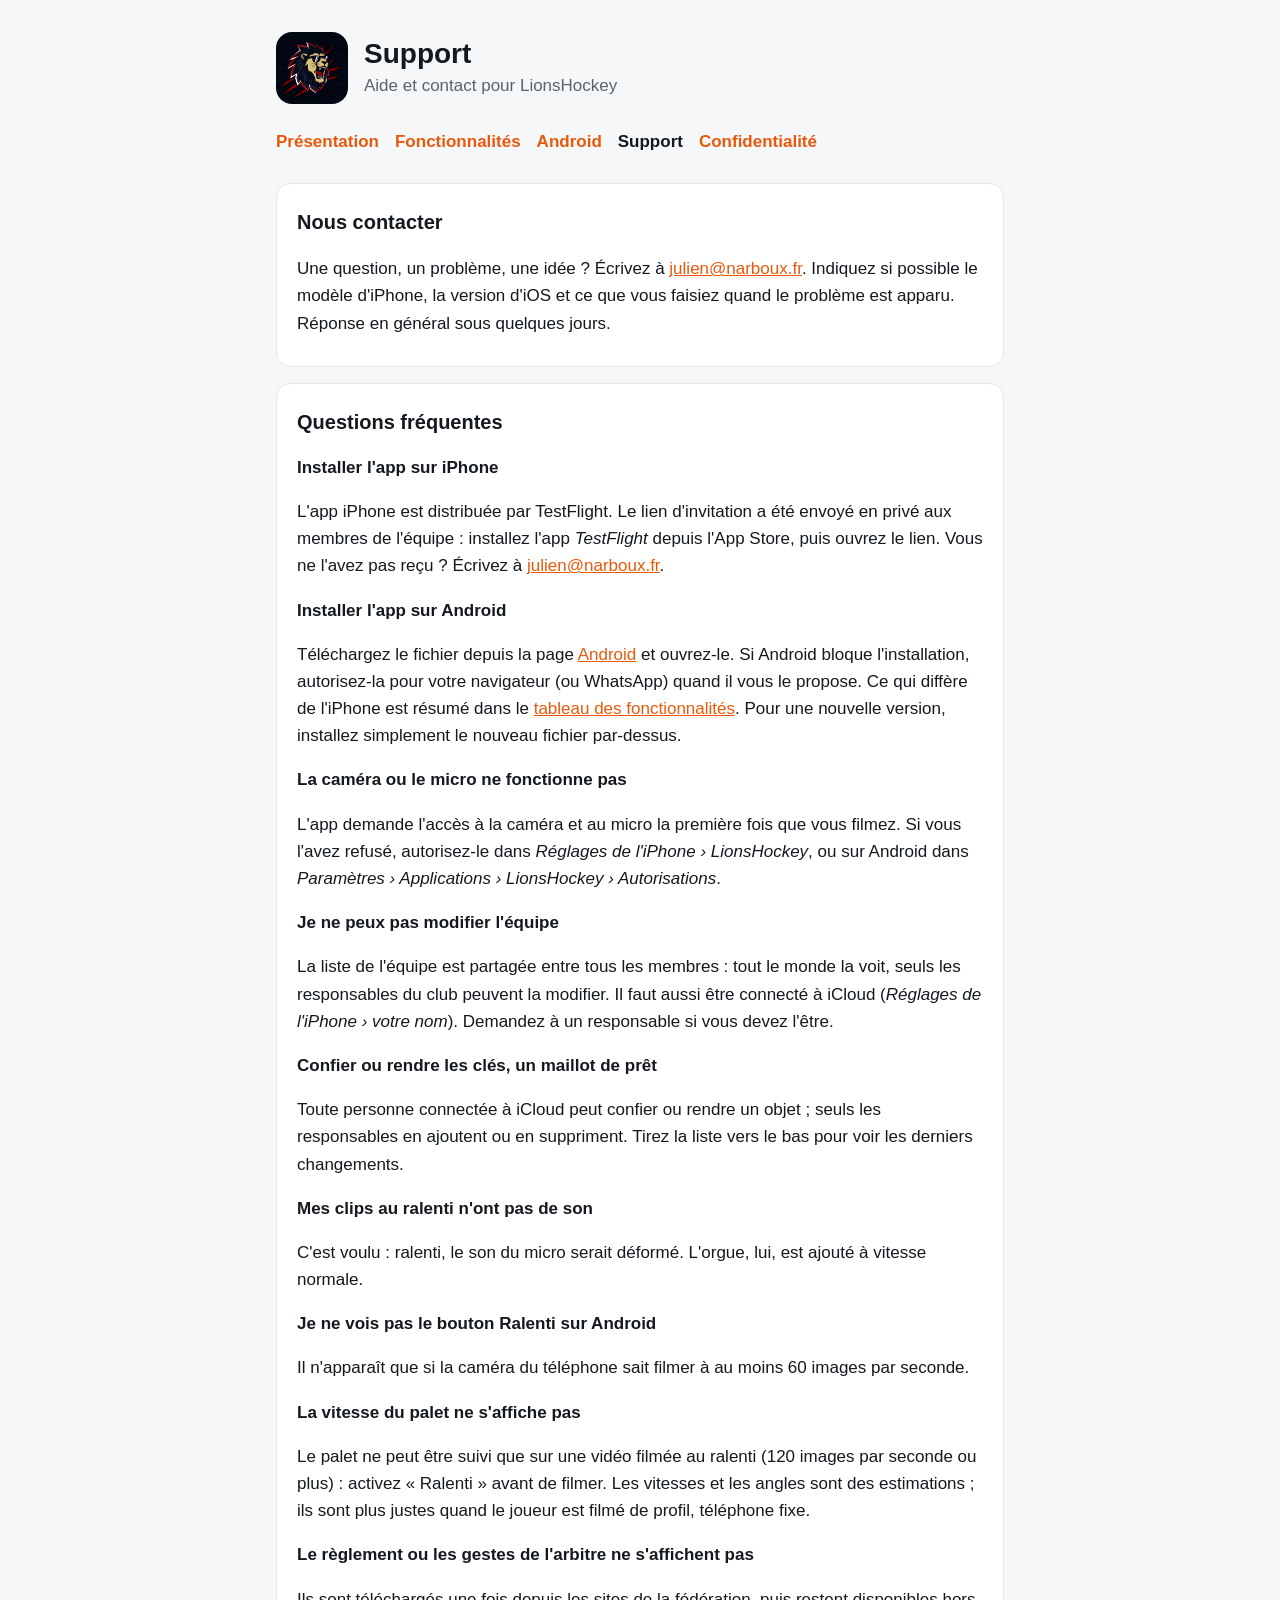
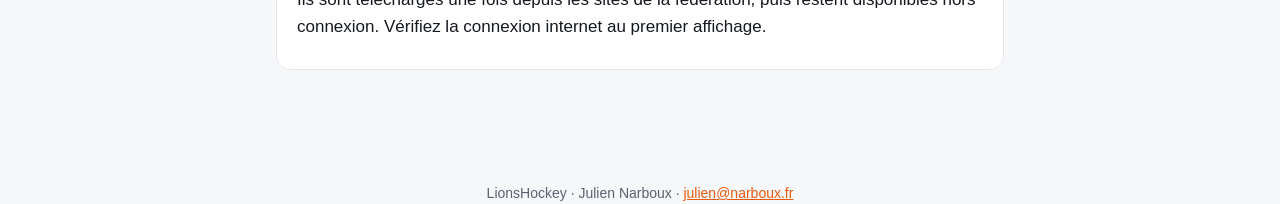
<file: support.html>
<!doctype html>
<html lang="fr">
<head>
<meta charset="utf-8">
<meta name="viewport" content="width=device-width, initial-scale=1">
<title>LionsHockey Support</title>
<meta name="description" content="Aide et contact pour l'app LionsHockey.">
<link rel="icon" href="icone.png">
<link rel="stylesheet" href="style.css">
</head>
<body>
<main>
  <header>
    <img src="icone.png" alt="">
    <div>
      <h1>Support</h1>
      <p>Aide et contact pour LionsHockey</p>
    </div>
  </header>
  <nav>
    <a href="./">Présentation</a>
    <a href="fonctionnalites.html">Fonctionnalités</a>
    <a href="android.html">Android</a>
    <a href="support.html" aria-current="page">Support</a>
    <a href="confidentialite.html">Confidentialité</a>
  </nav>

  <section>
    <h2>Nous contacter</h2>
    <p>Une question, un problème, une idée ? Écrivez à
      <a href="mailto:julien@narboux.fr?subject=LionsHockey">julien@narboux.fr</a>.
      Indiquez si possible le modèle d'iPhone, la version d'iOS et ce que vous faisiez quand le problème est
      apparu. Réponse en général sous quelques jours.</p>
  </section>

  <section>
    <h2>Questions fréquentes</h2>

    <h3>Installer l'app sur iPhone</h3>
    <p>L'app iPhone est distribuée par TestFlight. Le lien d'invitation a été envoyé en privé aux membres de
      l'équipe : installez l'app <em>TestFlight</em> depuis l'App Store, puis ouvrez le lien. Vous ne l'avez pas
      reçu ? Écrivez à <a href="mailto:julien@narboux.fr?subject=LionsHockey%20iPhone">julien@narboux.fr</a>.</p>

    <h3>Installer l'app sur Android</h3>
    <p>Téléchargez le fichier depuis la page <a href="android.html">Android</a> et ouvrez-le. Si Android
      bloque l'installation, autorisez-la pour votre navigateur (ou WhatsApp) quand il vous le propose.
      Ce qui diffère de l'iPhone est résumé dans le <a href="fonctionnalites.html">tableau des fonctionnalités</a>.
      Pour une nouvelle version, installez simplement le nouveau fichier par-dessus.</p>

    <h3>La caméra ou le micro ne fonctionne pas</h3>
    <p>L'app demande l'accès à la caméra et au micro la première fois que vous filmez. Si vous l'avez refusé,
      autorisez-le dans <em>Réglages de l'iPhone › LionsHockey</em>, ou sur Android dans
      <em>Paramètres › Applications › LionsHockey › Autorisations</em>.</p>

    <h3>Je ne peux pas modifier l'équipe</h3>
    <p>La liste de l'équipe est partagée entre tous les membres : tout le monde la voit, seuls les
      responsables du club peuvent la modifier. Il faut aussi être connecté à iCloud
      (<em>Réglages de l'iPhone › votre nom</em>). Demandez à un responsable si vous devez l'être.</p>

    <h3>Confier ou rendre les clés, un maillot de prêt</h3>
    <p>Toute personne connectée à iCloud peut confier ou rendre un objet ; seuls les responsables en
      ajoutent ou en suppriment. Tirez la liste vers le bas pour voir les derniers changements.</p>

    <h3>Mes clips au ralenti n'ont pas de son</h3>
    <p>C'est voulu : ralenti, le son du micro serait déformé. L'orgue, lui, est ajouté à vitesse normale.</p>

    <h3>Je ne vois pas le bouton Ralenti sur Android</h3>
    <p>Il n'apparaît que si la caméra du téléphone sait filmer à au moins 60 images par seconde.</p>

    <h3>La vitesse du palet ne s'affiche pas</h3>
    <p>Le palet ne peut être suivi que sur une vidéo filmée au ralenti (120 images par seconde ou plus) :
      activez « Ralenti » avant de filmer. Les vitesses et les angles sont des estimations ; ils sont plus
      justes quand le joueur est filmé de profil, téléphone fixe.</p>

    <h3>Le règlement ou les gestes de l'arbitre ne s'affichent pas</h3>
    <p>Ils sont téléchargés une fois depuis les sites de la fédération, puis restent disponibles hors
      connexion. Vérifiez la connexion internet au premier affichage.</p>
  </section>
</main>
<footer>LionsHockey · Julien Narboux · <a href="mailto:julien@narboux.fr">julien@narboux.fr</a></footer>
</body>
</html>
</file>
<file: style.css>
:root {
  --bg: #f6f7f9; --card: #ffffff; --text: #14181f; --muted: #5a6270;
  --accent: #e8590c; --border: #e3e6eb;
  --ios: #3a3f4b; --ios-bg: #e9ebf0; --droid: #1e7a46; --droid-bg: #dff5e8;
}
@media (prefers-color-scheme: dark) {
  :root { --bg: #0b1220; --card: #141c2c; --text: #eef1f6; --muted: #9aa4b5; --accent: #ff8a3d; --border: #253047;
          --ios: #dfe3ea; --ios-bg: #2a3346; --droid: #6ee7a0; --droid-bg: #173527; }
}
* { box-sizing: border-box; }
body {
  margin: 0; background: var(--bg); color: var(--text);
  font: 17px/1.6 -apple-system, BlinkMacSystemFont, "Segoe UI", Roboto, sans-serif;
}
main { max-width: 760px; margin: 0 auto; padding: 32px 16px 64px; }
header { display: flex; align-items: center; gap: 16px; margin-bottom: 24px; }
header img { width: 72px; height: 72px; border-radius: 16px; }
header h1 { margin: 0; font-size: 28px; line-height: 1.2; }
header p { margin: 2px 0 0; color: var(--muted); }
nav { display: flex; flex-wrap: wrap; gap: 8px 16px; margin-bottom: 28px; }
nav a { color: var(--accent); font-weight: 600; text-decoration: none; }
nav a[aria-current] { color: var(--text); }
section { background: var(--card); border: 1px solid var(--border); border-radius: 14px; padding: 4px 20px 12px; margin-bottom: 16px; }
h2 { font-size: 20px; margin: 18px 0 8px; }
h3 { font-size: 17px; margin: 16px 0 4px; }
a { color: var(--accent); }
ul { padding-left: 20px; }
li { margin: 4px 0; }
.muted { color: var(--muted); font-size: 15px; }
footer { color: var(--muted); font-size: 14px; margin-top: 32px; text-align: center; }

/* Pastilles iPhone / Android */
.tag { display: inline-flex; align-items: center; gap: 4px; font-size: 12px; font-weight: 700; line-height: 1;
       padding: 4px 8px 4px 6px; border-radius: 999px; white-space: nowrap; vertical-align: middle; }
.tag svg { width: 14px; height: 14px; flex: none; }
.tag.ios { color: var(--ios); background: var(--ios-bg); }
.tag.android { color: var(--droid); background: var(--droid-bg); }
h2 .tag { margin-left: 6px; }

/* Captures d'écran */
.shots { display: flex; flex-wrap: wrap; gap: 12px 10px; margin: 12px 0 8px; }
.shots figure { margin: 0; width: calc(33.333% - 7px); max-width: 220px; text-align: center; }
.shots figure.wide { width: 100%; max-width: 460px; }
.shots img { display: block; width: 100%; height: auto; border-radius: 14px; border: 1px solid var(--border); }
.shots figcaption { margin-top: 6px; }
@media (max-width: 480px) { .shots figure { width: calc(50% - 5px); } }

/* Tableau récapitulatif */
.table-wrap { overflow-x: auto; margin: 8px 0 12px; }
table { width: 100%; border-collapse: collapse; font-size: 15px; }
th, td { padding: 8px 6px; border-bottom: 1px solid var(--border); text-align: left; vertical-align: top; }
th { font-size: 14px; }
td.c, th.c { text-align: center; width: 92px; }
td small { color: var(--muted); display: block; font-size: 12px; line-height: 1.3; }
.yes { color: #2f9e44; font-weight: 700; }
.no { color: var(--muted); }

/* Téléchargement */
.download { display: inline-block; background: var(--accent); color: #fff; font-weight: 700; text-decoration: none;
            padding: 12px 22px; border-radius: 12px; margin: 6px 0 4px; }
.download:hover { filter: brightness(1.08); }
.platforms { display: grid; grid-template-columns: 1fr 1fr; gap: 16px; }
@media (max-width: 560px) { .platforms { grid-template-columns: 1fr; } }
.platforms h3 { display: flex; align-items: center; gap: 8px; }
code { font-size: 12px; word-break: break-all; }
ol { padding-left: 22px; }

h2.category { font-size: 13px; letter-spacing: 2px; text-transform: uppercase; color: var(--muted, #8a8f98); margin: 28px 4px 10px; }

/* Tuiles de la présentation, comme le menu de l'app */
h3.cat { font-size: 13px; letter-spacing: 2px; text-transform: uppercase; color: var(--muted); margin: 20px 0 8px; }
.tiles { display: grid; grid-template-columns: repeat(auto-fill, minmax(160px, 1fr)); gap: 10px; }
.tile { border-radius: 16px; padding: 12px 14px 14px; color: #fff; display: flex; flex-direction: column; gap: 4px; min-height: 120px;
        box-shadow: 0 4px 14px rgba(0,0,0,.12); }
.tile .ic { font-size: 26px; line-height: 1; }
.tile strong { font-size: 17px; line-height: 1.2; margin-top: 6px; }
.tile span:last-child { font-size: 13px; line-height: 1.35; opacity: .92; }
</file>
